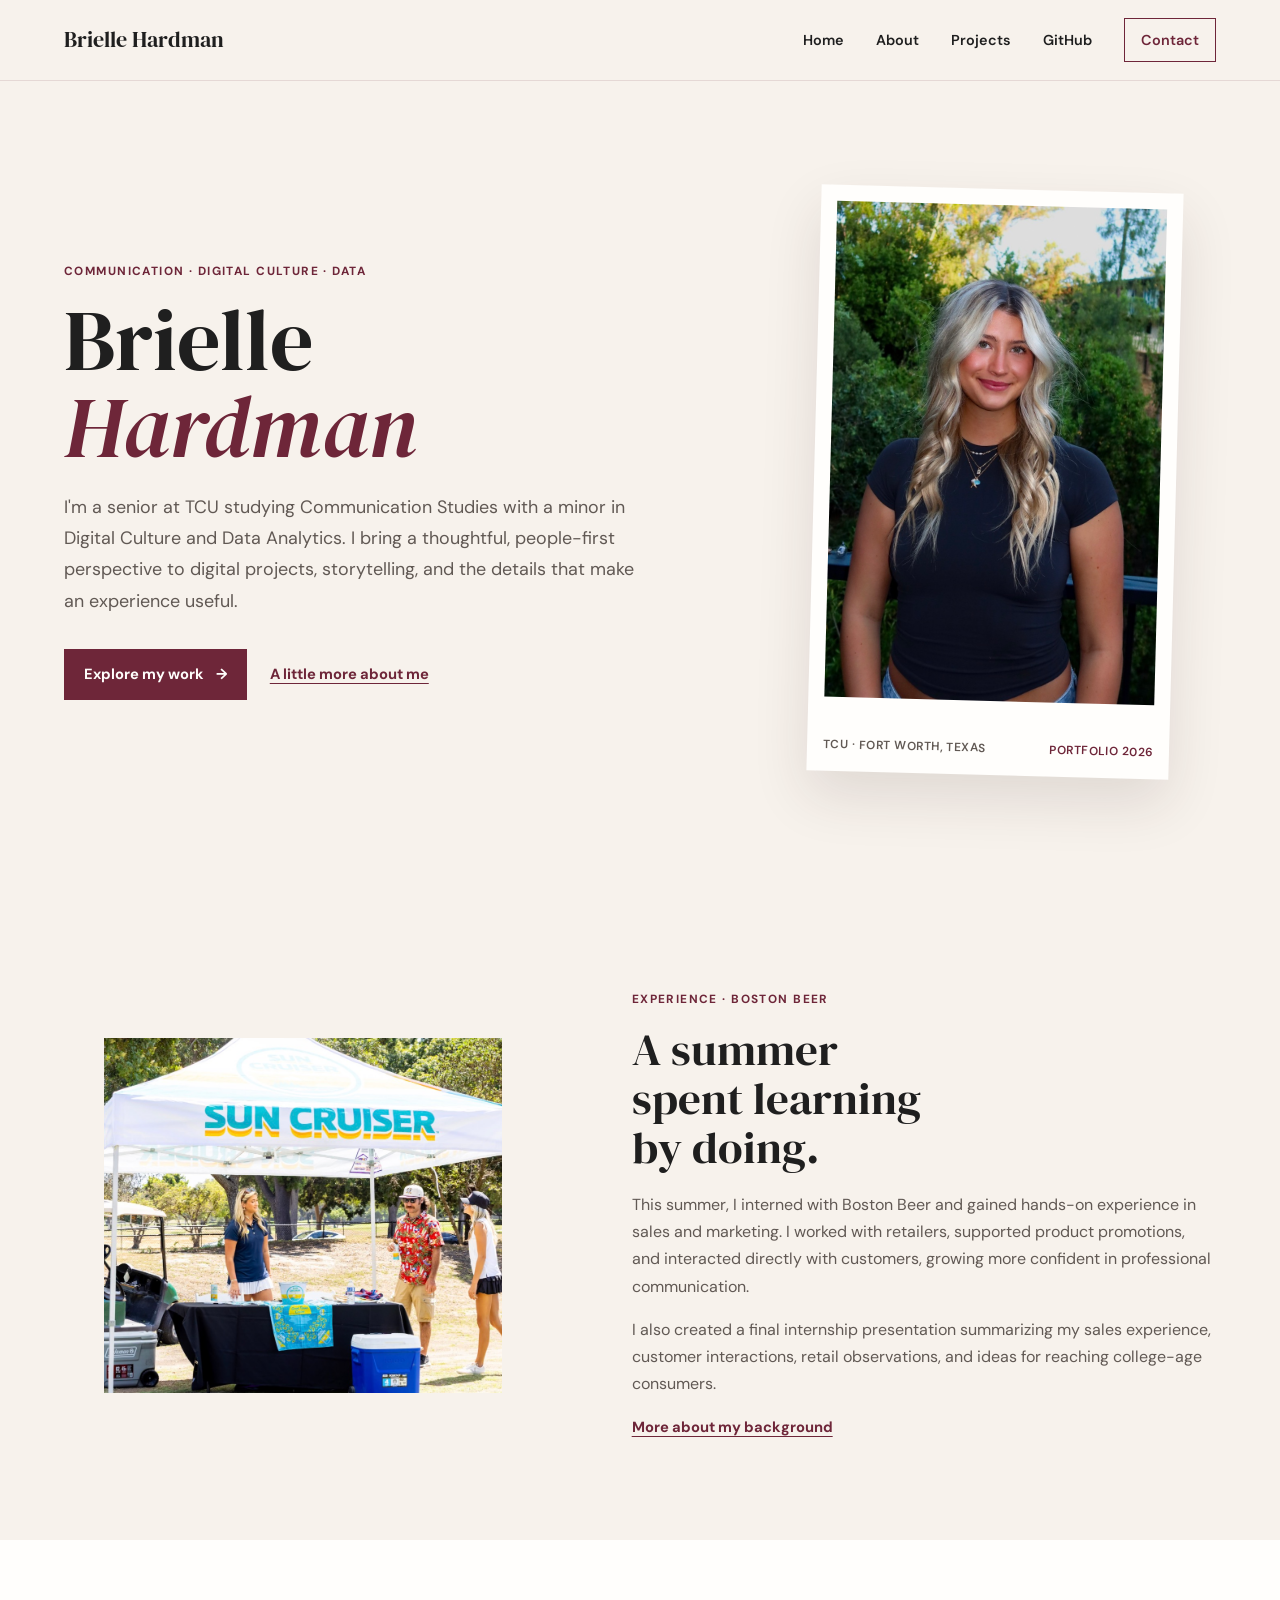
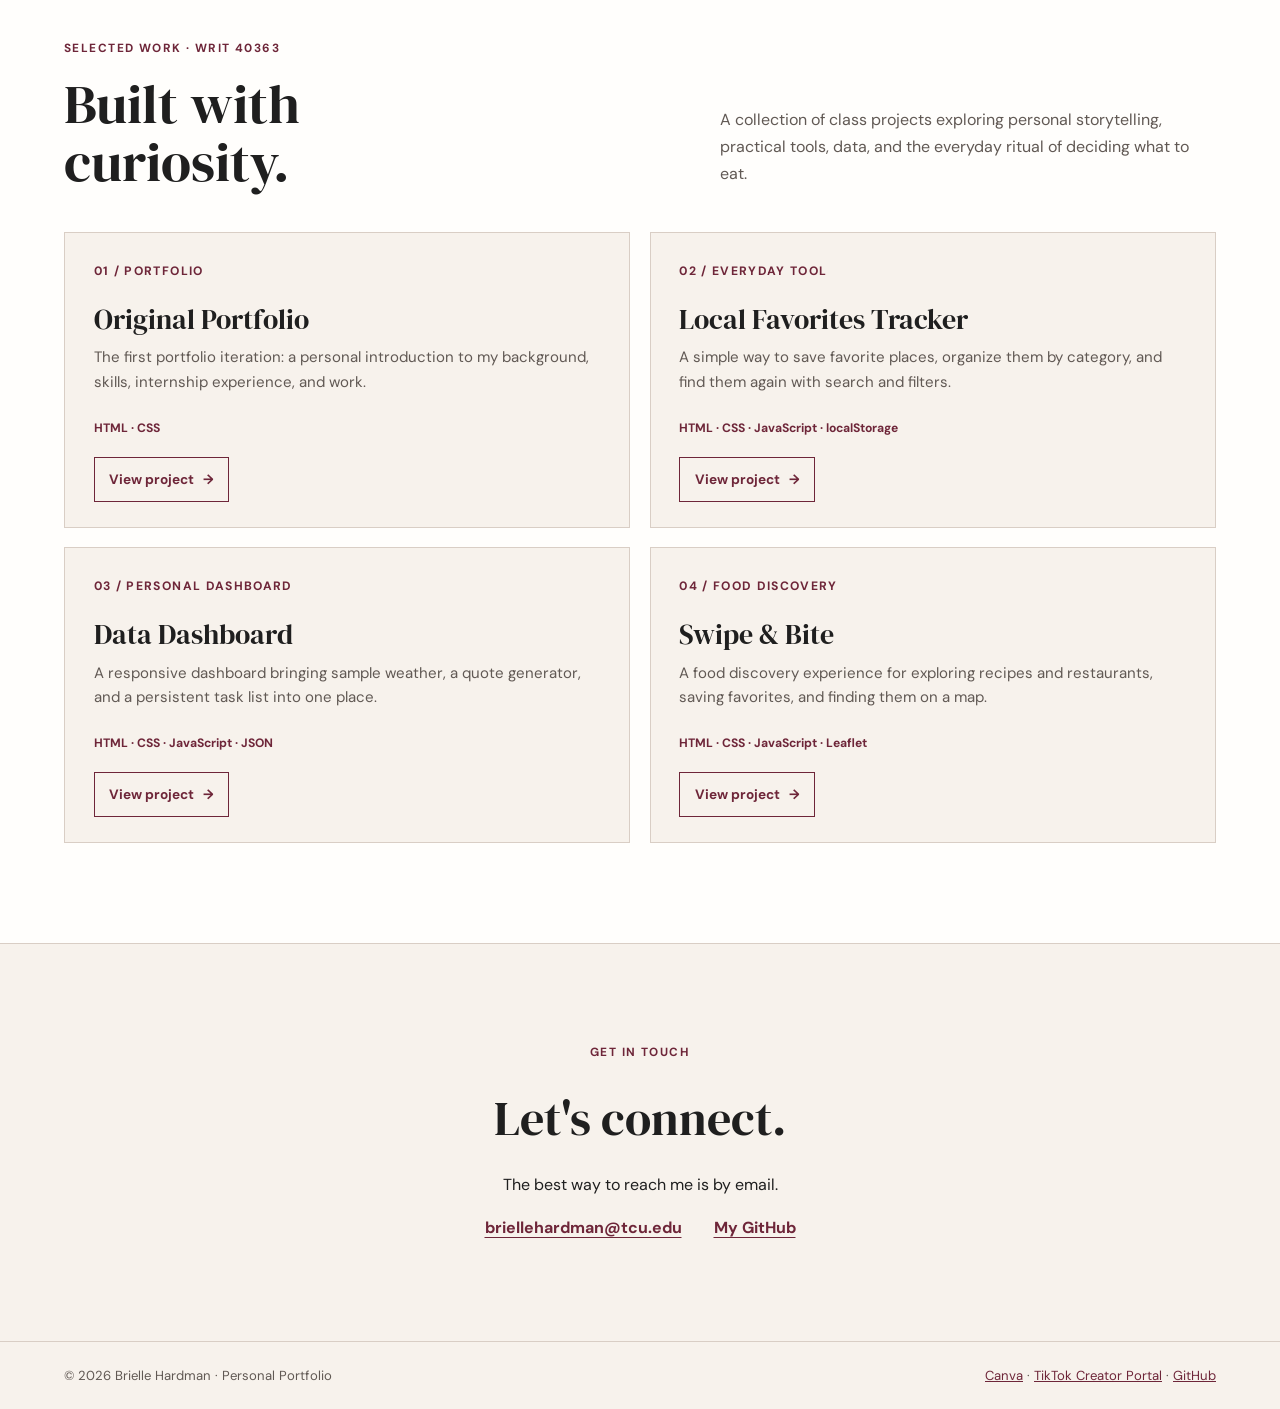
<file: index.html>
<!DOCTYPE html>
<!DOCTYPE html>
<html lang="en">
<head>
    <meta charset="UTF-8">
    <meta name="viewport" content="width=device-width, initial-scale=1.0">
    <meta name="description" content="Brielle Hardman's portfolio: communication, digital culture, and data-driven web projects.">
    <title>Brielle Hardman | Portfolio</title>
    <link rel="stylesheet" href="css/styles.css">
</head>
<body>
    <a class="skip-link" href="#main">Skip to content</a>
    <nav class="site-nav" aria-label="Main navigation">
        <div class="nav-inner">
            <a class="brand" href="index.html">Brielle Hardman</a>
            <div class="nav-links">
                <a href="index.html" aria-current="page">Home</a>
                <a href="about.html">About</a>
                <a href="#projects">Projects</a>
                <a href="https://github.com/briellehardman" target="_blank" rel="noopener">GitHub</a>
                <a class="nav-contact" href="#contact">Contact</a>
            </div>
        </div>
    </nav>

    <main id="main">
        <header class="hero">
            <div class="page-shell hero-grid">
                <div class="hero-content">
                    <p class="eyebrow">Communication · Digital culture · Data</p>
                    <h1>Brielle <span>Hardman</span></h1>
                    <p class="hero-copy">
                        I'm a senior at TCU studying Communication Studies with a minor in Digital Culture and Data Analytics. I bring a thoughtful, people-first perspective to digital projects, storytelling, and the details that make an experience useful.
                    </p>
                    <div class="hero-actions">
                        <a class="button" href="#projects">Explore my work <span aria-hidden="true">&#8594;</span></a>
                        <a class="text-link" href="about.html">A little more about me</a>
                    </div>
                </div>
                <figure class="hero-portrait">
                    <img src="images/hardman.jpg" alt="Brielle Hardman outdoors">
                    <figcaption class="portrait-note"><span>TCU · Fort Worth, Texas</span><span>Portfolio 2026</span></figcaption>
                </figure>
            </div>
        </header>

        <section class="section-block page-shell experience-section" aria-labelledby="experience-title">
            <figure class="experience-image">
                <img src="images/bostonbeer.jpeg" alt="Brielle working at a Sun Cruiser display during her Boston Beer internship">
            </figure>
            <div class="experience-copy">
                <p class="section-kicker">Experience · Boston Beer</p>
                <h2 id="experience-title">A summer spent learning by doing.</h2>
                <p>This summer, I interned with Boston Beer and gained hands-on experience in sales and marketing. I worked with retailers, supported product promotions, and interacted directly with customers, growing more confident in professional communication.</p>
                <p>I also created a final internship presentation summarizing my sales experience, customer interactions, retail observations, and ideas for reaching college-age consumers.</p>
                <a class="text-link" href="about.html">More about my background</a>
            </div>
        </section>

        <section class="section-block projects-section" id="projects" aria-labelledby="projects-title">
            <div class="page-shell">
                <div class="section-heading-row">
                    <div>
                        <p class="section-kicker">Selected work · WRIT 40363</p>
                        <h2 class="section-heading" id="projects-title">Built with curiosity.</h2>
                    </div>
                    <p class="section-intro">A collection of class projects exploring personal storytelling, practical tools, data, and the everyday ritual of deciding what to eat.</p>
                </div>
                <ul class="project-list">
                    <li class="project-card">
                        <span class="project-number">01 / PORTFOLIO</span>
                        <h3>Original Portfolio</h3>
                        <p class="project-description">The first portfolio iteration: a personal introduction to my background, skills, internship experience, and work.</p>
                        <p class="project-tech">HTML · CSS</p>
                        <a class="project-link" href="projects/project1-original/index.html">View project <span aria-hidden="true">&#8594;</span></a>
                    </li>
                    <li class="project-card">
                        <span class="project-number">02 / EVERYDAY TOOL</span>
                        <h3>Local Favorites Tracker</h3>
                        <p class="project-description">A simple way to save favorite places, organize them by category, and find them again with search and filters.</p>
                        <p class="project-tech">HTML · CSS · JavaScript · localStorage</p>
                        <a class="project-link" href="projects/project2-tracker/index.html">View project <span aria-hidden="true">&#8594;</span></a>
                    </li>
                    <li class="project-card">
                        <span class="project-number">03 / PERSONAL DASHBOARD</span>
                        <h3>Data Dashboard</h3>
                        <p class="project-description">A responsive dashboard bringing sample weather, a quote generator, and a persistent task list into one place.</p>
                        <p class="project-tech">HTML · CSS · JavaScript · JSON</p>
                        <a class="project-link" href="projects/project3-dashboard/index.html">View project <span aria-hidden="true">&#8594;</span></a>
                    </li>
                    <li class="project-card">
                        <span class="project-number">04 / FOOD DISCOVERY</span>
                        <h3>Swipe &amp; Bite</h3>
                        <p class="project-description">A food discovery experience for exploring recipes and restaurants, saving favorites, and finding them on a map.</p>
                        <p class="project-tech">HTML · CSS · JavaScript · Leaflet</p>
                        <a class="project-link" href="projects/project-zed/index.html">View project <span aria-hidden="true">&#8594;</span></a>
                    </li>
                </ul>
            </div>
        </section>

        <section class="section-block contact-section" id="contact" aria-labelledby="contact-title">
            <div class="page-shell">
                <p class="section-kicker">Get in touch</p>
                <h2 id="contact-title">Let's connect.</h2>
                <p>The best way to reach me is by email.</p>
                <div class="contact-links">
                    <a href="mailto:briellehardman@tcu.edu">briellehardman@tcu.edu</a>
                    <a href="https://github.com/briellehardman" target="_blank" rel="noopener">My GitHub</a>
                </div>
            </div>
        </section>
    </main>

    <footer class="site-footer">
        <div class="page-shell footer-inner">
            <p>&copy; 2026 Brielle Hardman · Personal Portfolio</p>
            <p><a href="https://www.canva.com/" target="_blank" rel="noopener">Canva</a> · <a href="https://www.tiktok.com/creators/creator-portal/" target="_blank" rel="noopener">TikTok Creator Portal</a> · <a href="https://github.com/" target="_blank" rel="noopener">GitHub</a></p>
        </div>
    </footer>
</body>
</html>
</file>
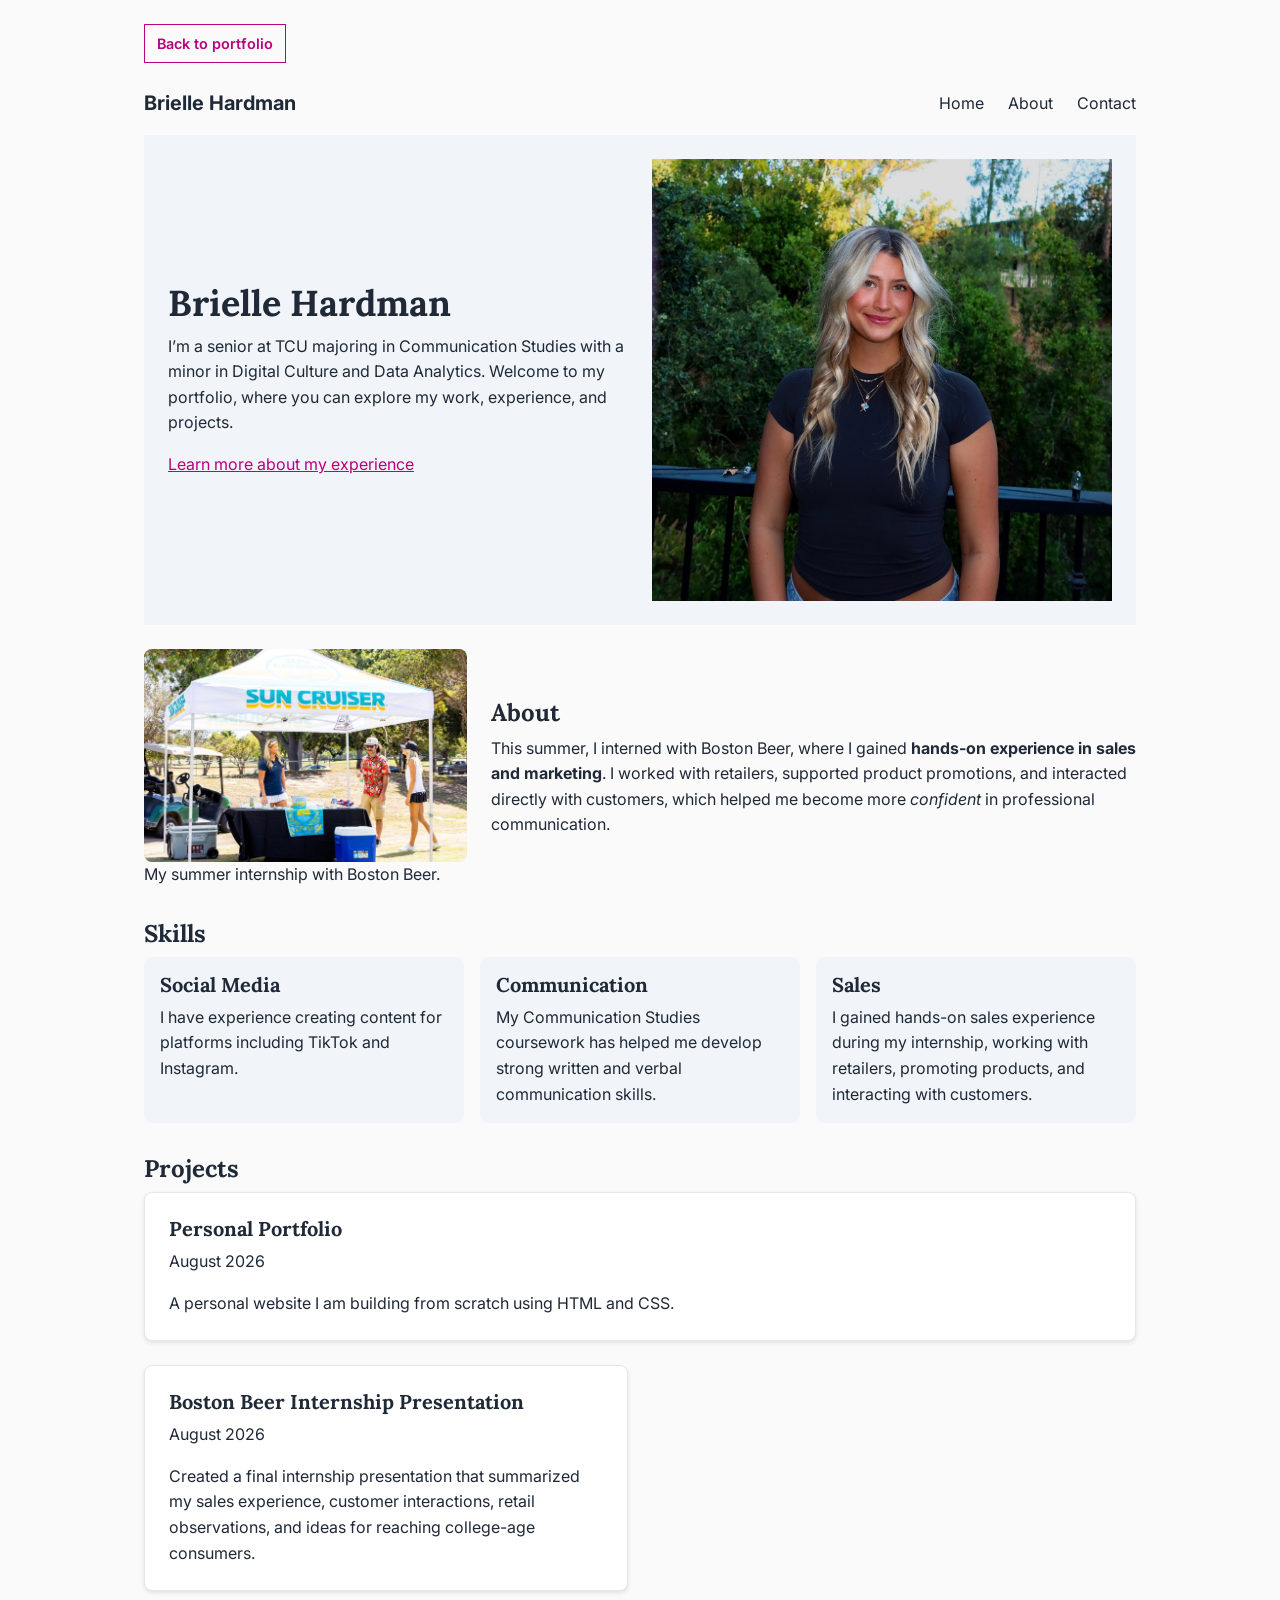
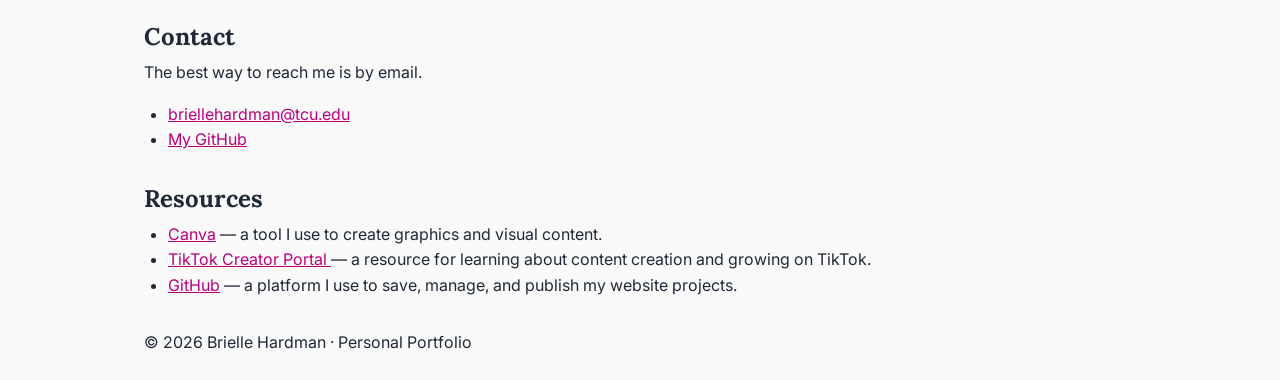
<file: projects/project1-original/index.html>
<!DOCTYPE html>
<html lang="en">

<head>
    <meta charset="UTF-8">
    <meta name="viewport" content="width=device-width, initial-scale=1.0">
    <title>Brielle Hardman</title>
    <link rel="stylesheet" href="css/styles.css">
</head>

<body>

    <a class="portfolio-back-link" href="../../index.html">Back to portfolio</a>

    <nav class="nav-container">
        <a href="index.html" class="logo">Brielle Hardman</a>

        <div class="nav-links">
            <a href="index.html">Home</a>
            <a href="about.html">About</a>
            <a href="index.html#contact">Contact</a>
        </div>
    </nav>

    <header>
        <div class="header-text">
            <h1>Brielle Hardman</h1>

            <p>
                I’m a senior at TCU majoring in Communication Studies with a minor in Digital Culture and Data Analytics.
                Welcome to my portfolio, where you can explore my work, experience, and projects.
            </p>

            <p>
                <a href="#about">Learn more about my experience</a>
            </p>
        </div>

        <div class="header-pic">
            <img src="images/hardman.jpg" alt="Brielle headshot">
        </div>
    </header>

    <main>

        <section class="about">
            <div class="about-image">
                <figure>
                    <img src="images/bostonbeer.jpeg" alt="Brielle internship">
                    <figcaption>My summer internship with Boston Beer.</figcaption>
                </figure>
            </div>

            <div class="about-text">
                <h2 id="about">About</h2>

                <p>
                    This summer, I interned with Boston Beer, where I gained
                    <strong>hands-on experience in sales and marketing</strong>.
                    I worked with retailers, supported product promotions, and interacted directly with customers,
                    which helped me become more <em>confident</em> in professional communication.
                </p>
            </div>
        </section>

        <section id="skills">
            <h2>Skills</h2>

            <ul class="skills-grid">

                <li class="skill-card">
                    <h3>Social Media</h3>
                    <p>
                        I have experience creating content for platforms including TikTok and Instagram.
                    </p>
                </li>

                <li class="skill-card">
                    <h3>Communication</h3>
                    <p>
                        My Communication Studies coursework has helped me develop strong written and verbal communication skills.
                    </p>
                </li>

                <li class="skill-card">
                    <h3>Sales</h3>
                    <p>
                        I gained hands-on sales experience during my internship, working with retailers, promoting products,
                        and interacting with customers.
                    </p>
                </li>

            </ul>
        </section>

        <section id="projects">
            <h2>Projects</h2>

            <ul class="project-list">

                <li class="project-card featured">
                    <h3>Personal Portfolio</h3>

                    <p>
                        <time datetime="2026-08">August 2026</time>
                    </p>

                    <p>
                        A personal website I am building from scratch using HTML and CSS.
                    </p>
                </li>

                <li class="project-card">
                    <h3>Boston Beer Internship Presentation</h3>

                    <p>
                        <time datetime="2026-08">August 2026</time>
                    </p>

                    <p>
                        Created a final internship presentation that summarized my sales experience,
                        customer interactions, retail observations, and ideas for reaching college-age consumers.
                    </p>
                </li>

            </ul>
        </section>

        <section id="contact">
            <h2>Contact</h2>

            <p>The best way to reach me is by email.</p>

            <ul>
                <li>
                    <a href="mailto:briellehardman@tcu.edu">briellehardman@tcu.edu</a>
                </li>

                <li>
                    <a href="https://github.com/briellehardman" target="_blank" rel="noopener">
                        My GitHub
                    </a>
                </li>
            </ul>
        </section>

    </main>

    <aside id="resources">
        <h2>Resources</h2>

        <ul>
            <li>
                <a href="https://www.canva.com/" target="_blank" rel="noopener">Canva</a>
                — a tool I use to create graphics and visual content.
            </li>

            <li>
                <a href="https://www.tiktok.com/creators/creator-portal/" target="_blank" rel="noopener">
                    TikTok Creator Portal
                </a>
                — a resource for learning about content creation and growing on TikTok.
            </li>

            <li>
                <a href="https://github.com/" target="_blank" rel="noopener">GitHub</a>
                — a platform I use to save, manage, and publish my website projects.
            </li>
        </ul>
    </aside>

    <footer>
        <p>&copy; 2026 Brielle Hardman · Personal Portfolio</p>
    </footer>

</body>

</html>
</file>
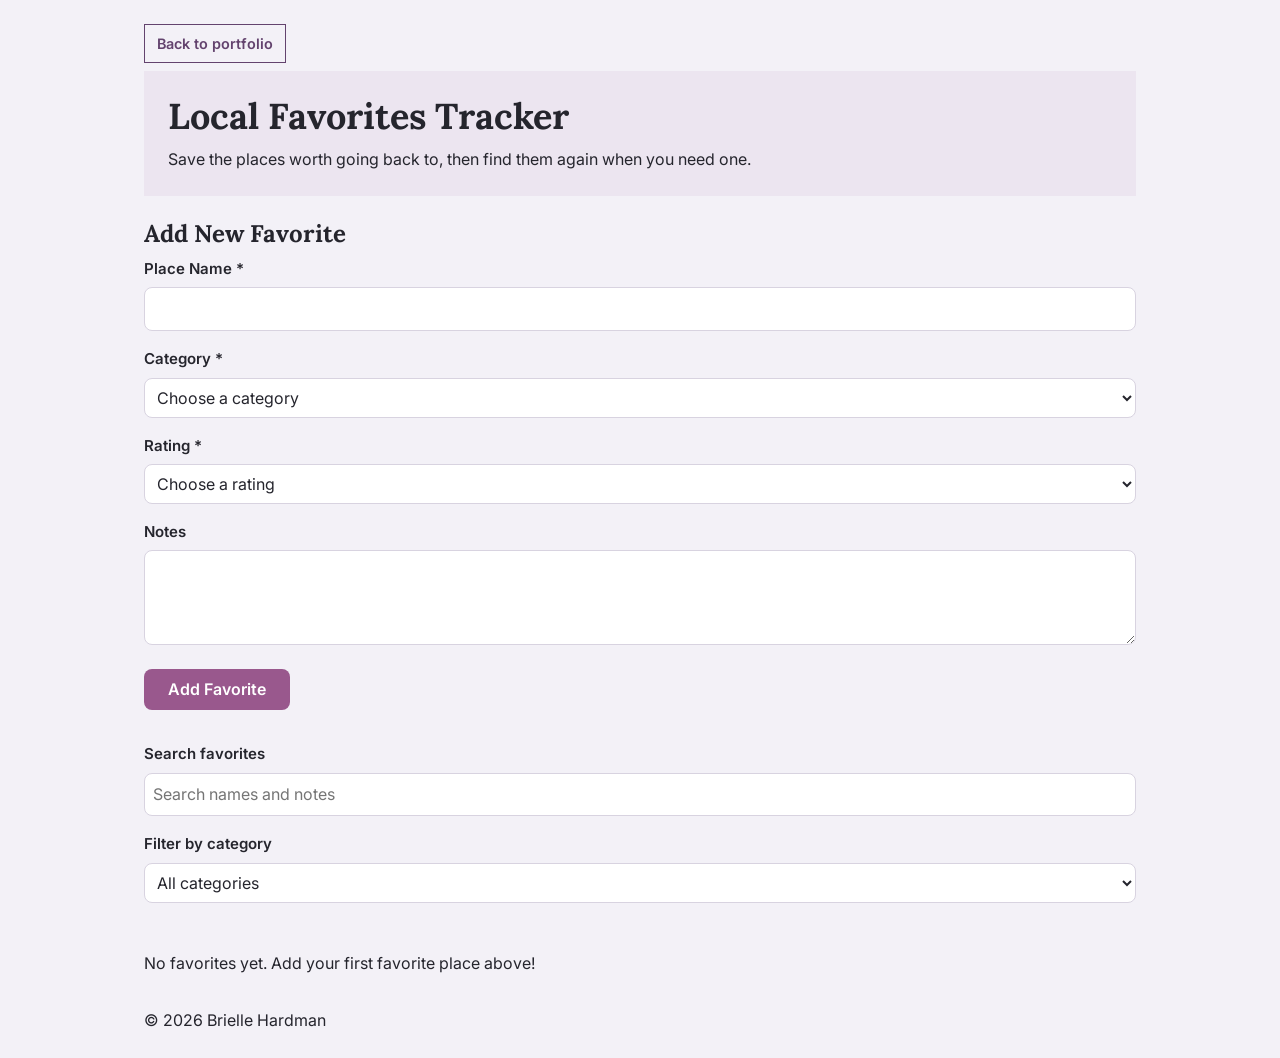
<file: projects/project2-tracker/index.html>
<!DOCTYPE html>
<html lang="en">

<head>
    <meta charset="UTF-8">
    <meta name="viewport" content="width=device-width, initial-scale=1.0">
    <title>Local Favorites Tracker</title>
    <link rel="stylesheet" href="css/styles.css">
</head>
<body>
    <a class="portfolio-back-link" href="../../index.html">Back to portfolio</a>
    <header>
        <h1>Local Favorites Tracker</h1>
        <p>Save the places worth going back to, then find them again when you need one.</p>
    </header>

    <main>

        <section class="add-section">
            <h2>Add New Favorite</h2>
            <form id="add-favorite-form">

                <div class="form-group">
                    <label for="name">Place Name *</label>
                    <input type="text" id="name" name="name" required aria-required="true">
                </div>

                <div class="form-group">
                    <label for="category">Category *</label>
                    <select id="category" name="category" required aria-required="true">
                        <option value="">Choose a category</option>
                        <option value="coffee">Coffee</option>
                        <option value="restaurants">Restaurants</option>
                        <option value="study">Study Spots</option>
                        <option value="parks">Parks</option>
                        <option value="shopping">Shopping</option>
                        <option value="other">Other</option>
                    </select>
                </div>

                <div class="form-group">
                    <label for="rating">Rating *</label>
                    <select id="rating" name="rating" required aria-required="true">
                        <option value="">Choose a rating</option>
                        <option value="5">5 stars</option>
                        <option value="4">4 stars</option>
                        <option value="3">3 stars</option>
                        <option value="2">2 stars</option>
                        <option value="1">1 star</option>
                    </select>
                </div>

                <div class="form-group">
                    <label for="notes">Notes</label>
                    <textarea id="notes" name="notes" rows="3"></textarea>
                </div>

                <button type="submit" class="btn btn-primary">Add Favorite</button>

            </form>
        </section>

        <section class="controls-section">

            <label for="search-input">Search favorites</label>
            <input type="search" id="search-input" placeholder="Search names and notes">

            <label for="category-filter">Filter by category</label>
            <select id="category-filter">
                <option value="all">All categories</option>
                <option value="coffee">Coffee</option>
                <option value="restaurants">Restaurants</option>
                <option value="study">Study Spots</option>
                <option value="parks">Parks</option>
                <option value="shopping">Shopping</option>
                <option value="other">Other</option>
            </select>

        </section>

        <section class="favorites-section">
            <div id="favorites-list" class="favorites-grid">
            </div>
            
        </section>

    </main>

    <footer>
        <p>&copy; 2026 Brielle Hardman</p>
    </footer>

    <script src="js/app.js"></script>

</body>

</html>
</file>
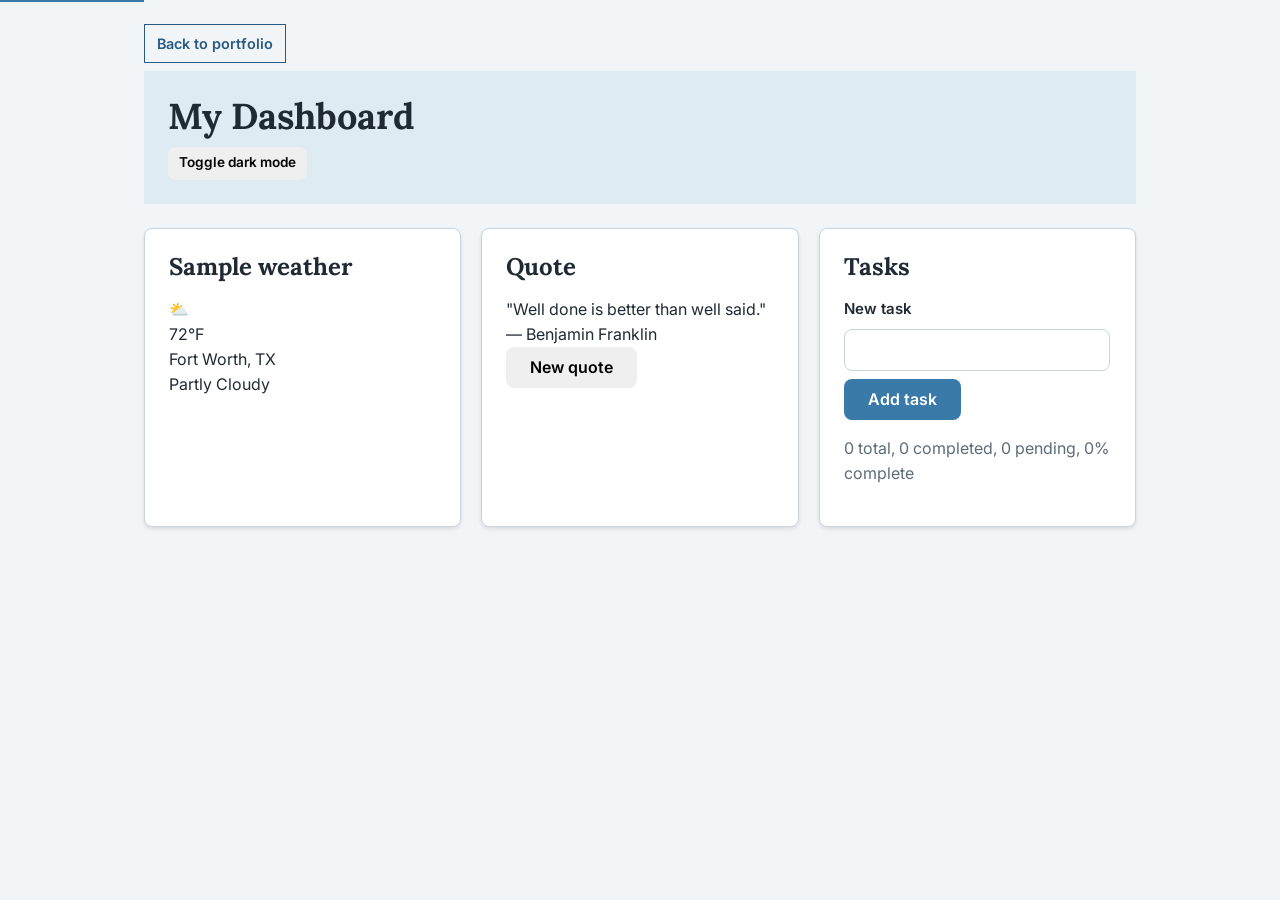
<file: projects/project3-dashboard/index.html>
<!DOCTYPE html>
<html lang="en">
<head>
    <meta charset="UTF-8">
    <meta name="viewport" content="width=device-width, initial-scale=1.0">
    <title>My Dashboard</title>

    <link rel="stylesheet" href="css/styles.css">
</head>

<body>

    <a href="#main" class="skip-link">Skip to content</a>
    <a class="portfolio-back-link" href="../../index.html">Back to portfolio</a>

    <header>
        <h1>My Dashboard</h1>
        <button type="button" id="theme-toggle">Toggle dark mode</button>
    </header>

    <main id="main">

        <div class="dashboard">

            <section class="widget">
                <h2>Sample weather</h2>
                <div id="weather-display">Loading weather…</div>
            </section>

            <section class="widget">
                <h2>Quote</h2>
                <div id="quotes-display">Loading quotes…</div>
                <button type="button" id="new-quote-btn" disabled>New quote</button>
            </section>

            <section class="widget">
                <h2>Tasks</h2>

                <form id="task-form">
                    <label for="task-input">New task</label>
                    <input type="text" id="task-input" required>
                    <button type="submit" class="btn-primary">Add task</button>
                </form>

                <div id="task-stats"></div>
                <div id="task-list"></div>
            </section>

        </div>

    </main>

    <script src="js/app.js"></script>
</body>
</html>
</file>
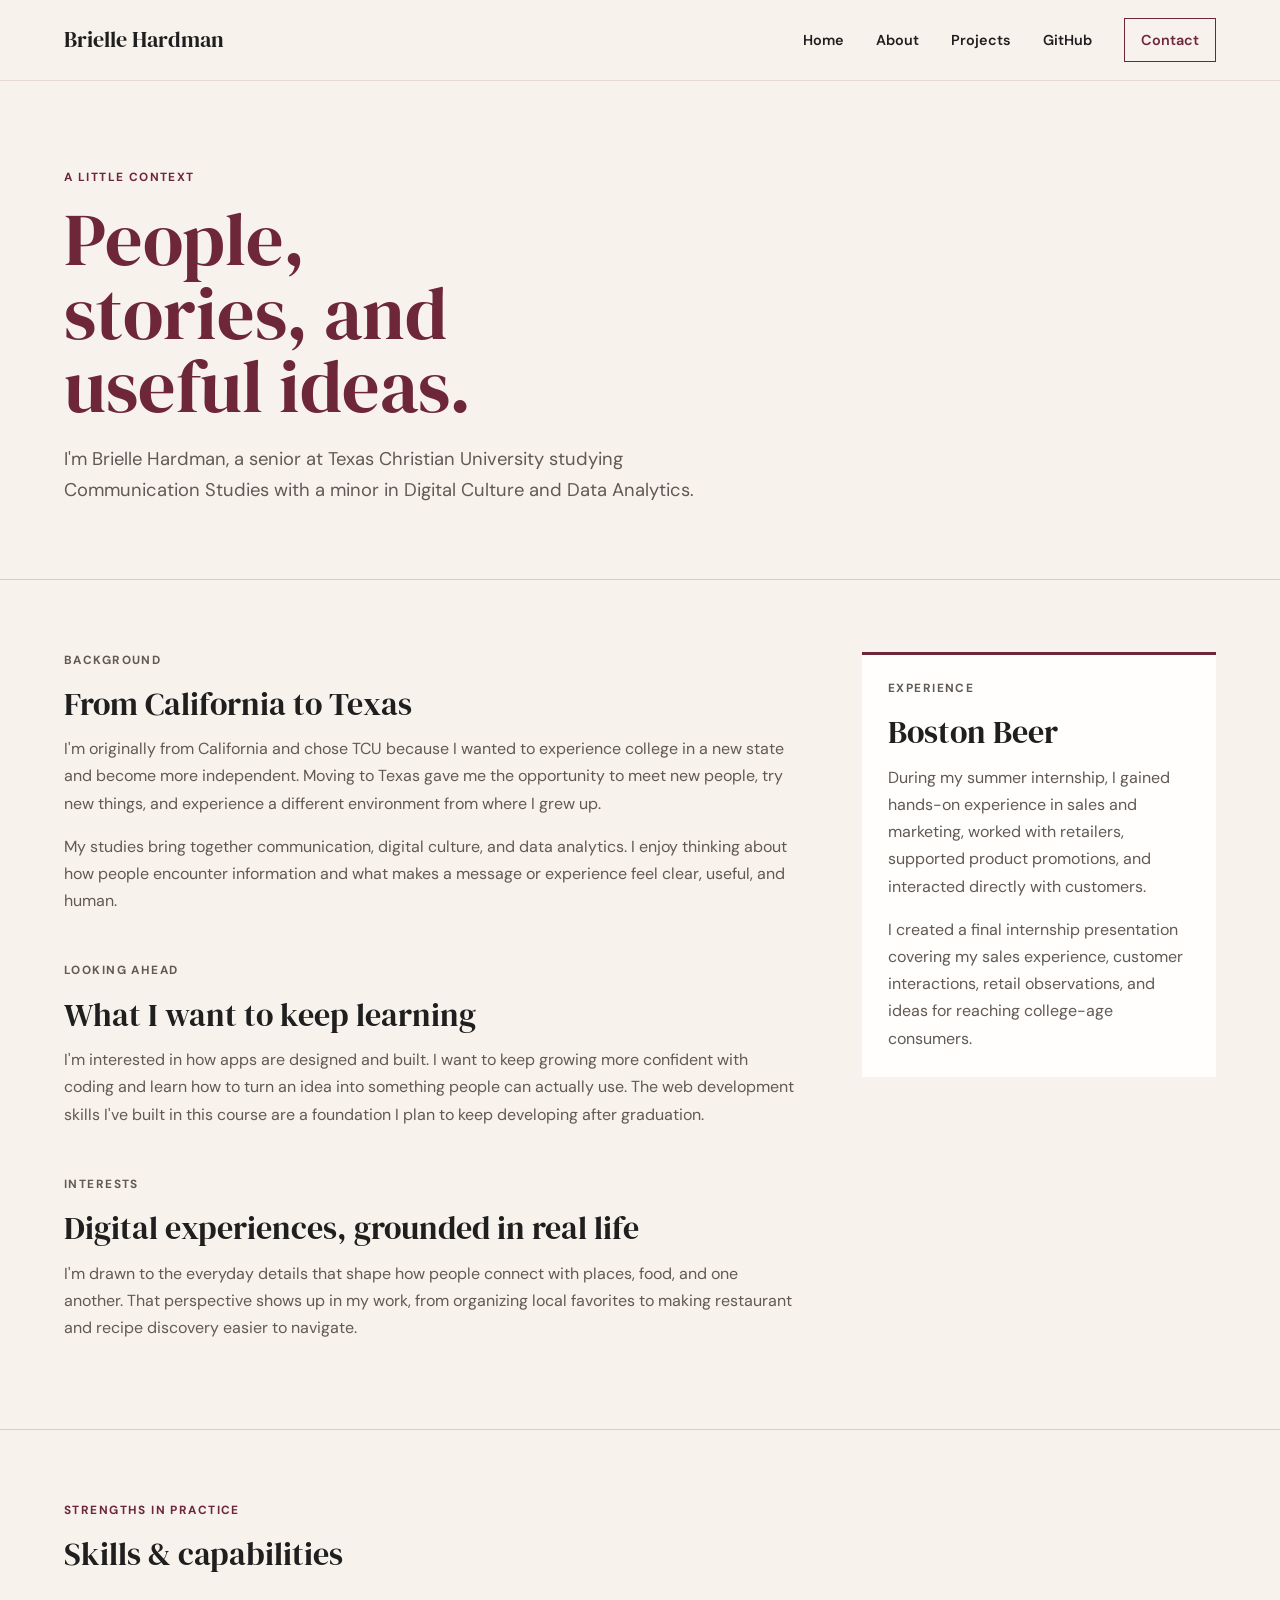
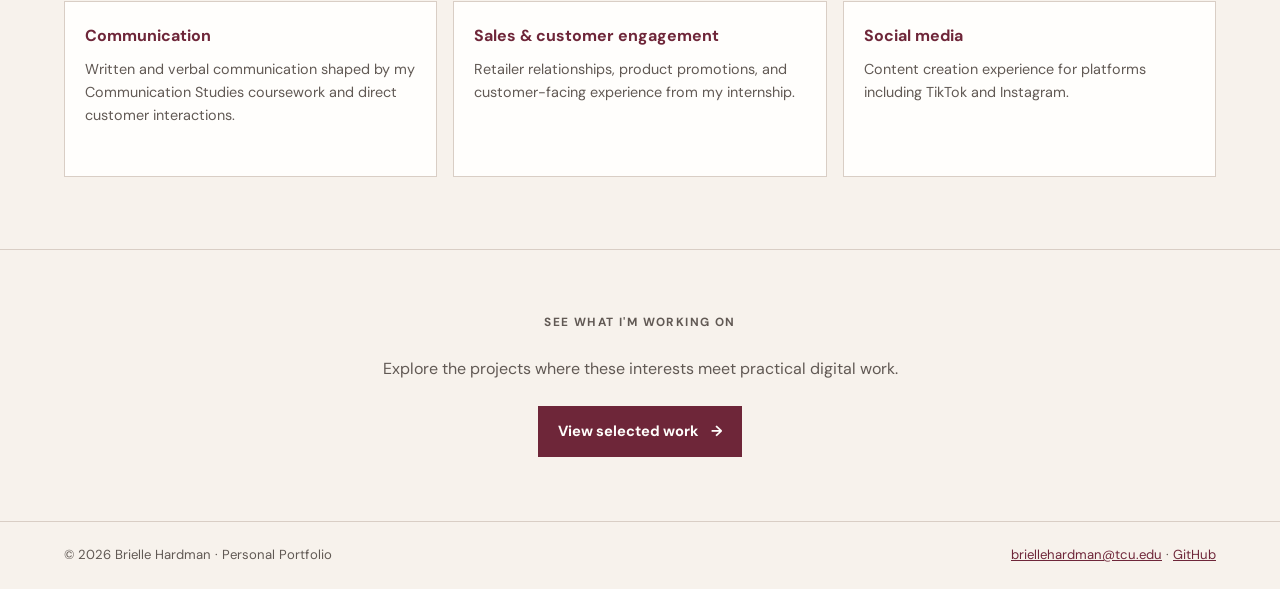
<file: about.html>
<!DOCTYPE html>
<!DOCTYPE html>
<html lang="en">
<head>
    <meta charset="UTF-8">
    <meta name="viewport" content="width=device-width, initial-scale=1.0">
    <meta name="description" content="Learn about Brielle Hardman's background, interests, experience, and skills.">
    <title>About Brielle Hardman</title>
    <link rel="stylesheet" href="css/styles.css">
</head>
<body>
    <a class="skip-link" href="#main">Skip to content</a>
    <nav class="site-nav" aria-label="Main navigation">
        <div class="nav-inner">
            <a class="brand" href="index.html">Brielle Hardman</a>
            <div class="nav-links">
                <a href="index.html">Home</a>
                <a href="about.html" aria-current="page">About</a>
                <a href="index.html#projects">Projects</a>
                <a href="https://github.com/briellehardman" target="_blank" rel="noopener">GitHub</a>
                <a class="nav-contact" href="index.html#contact">Contact</a>
            </div>
        </div>
    </nav>

    <main id="main">
        <header class="page-hero">
            <div class="page-shell">
                <p class="section-kicker">A little context</p>
                <h1 class="page-title">People, stories, and useful ideas.</h1>
                <p class="page-lede">I'm Brielle Hardman, a senior at Texas Christian University studying Communication Studies with a minor in Digital Culture and Data Analytics.</p>
            </div>
        </header>

        <div class="page-shell about-layout">
            <div class="about-copy">
                <section aria-labelledby="background-title">
                    <p class="section-kicker">Background</p>
                    <h2 id="background-title">From California to Texas</h2>
                    <p>I'm originally from California and chose TCU because I wanted to experience college in a new state and become more independent. Moving to Texas gave me the opportunity to meet new people, try new things, and experience a different environment from where I grew up.</p>
                    <p>My studies bring together communication, digital culture, and data analytics. I enjoy thinking about how people encounter information and what makes a message or experience feel clear, useful, and human.</p>
                </section>
                <section aria-labelledby="learning-title">
                    <p class="section-kicker">Looking ahead</p>
                    <h2 id="learning-title">What I want to keep learning</h2>
                    <p>I'm interested in how apps are designed and built. I want to keep growing more confident with coding and learn how to turn an idea into something people can actually use. The web development skills I've built in this course are a foundation I plan to keep developing after graduation.</p>
                </section>
                <section aria-labelledby="interests-title">
                    <p class="section-kicker">Interests</p>
                    <h2 id="interests-title">Digital experiences, grounded in real life</h2>
                    <p>I'm drawn to the everyday details that shape how people connect with places, food, and one another. That perspective shows up in my work, from organizing local favorites to making restaurant and recipe discovery easier to navigate.</p>
                </section>
            </div>
            <aside class="about-aside" aria-labelledby="experience-aside-title">
                <p class="section-kicker">Experience</p>
                <h2 id="experience-aside-title">Boston Beer</h2>
                <p>During my summer internship, I gained hands-on experience in sales and marketing, worked with retailers, supported product promotions, and interacted directly with customers.</p>
                <p>I created a final internship presentation covering my sales experience, customer interactions, retail observations, and ideas for reaching college-age consumers.</p>
            </aside>
        </div>

        <section class="skills-section" aria-labelledby="skills-title">
            <div class="page-shell">
                <p class="section-kicker">Strengths in practice</p>
                <h2 id="skills-title">Skills &amp; capabilities</h2>
                <ul class="skills-grid">
                    <li class="skill-card">
                        <h3>Communication</h3>
                        <p>Written and verbal communication shaped by my Communication Studies coursework and direct customer interactions.</p>
                    </li>
                    <li class="skill-card">
                        <h3>Sales &amp; customer engagement</h3>
                        <p>Retailer relationships, product promotions, and customer-facing experience from my internship.</p>
                    </li>
                    <li class="skill-card">
                        <h3>Social media</h3>
                        <p>Content creation experience for platforms including TikTok and Instagram.</p>
                    </li>
                </ul>
            </div>
        </section>

        <section class="about-cta page-shell">
            <p class="section-kicker">See what I'm working on</p>
            <p>Explore the projects where these interests meet practical digital work.</p>
            <a class="button" href="index.html#projects">View selected work <span aria-hidden="true">&#8594;</span></a>
        </section>
    </main>

    <footer class="site-footer">
        <div class="page-shell footer-inner">
            <p>&copy; 2026 Brielle Hardman · Personal Portfolio</p>
            <p><a href="mailto:briellehardman@tcu.edu">briellehardman@tcu.edu</a> · <a href="https://github.com/briellehardman" target="_blank" rel="noopener">GitHub</a></p>
        </div>
    </footer>
</body>
</html>
</file>
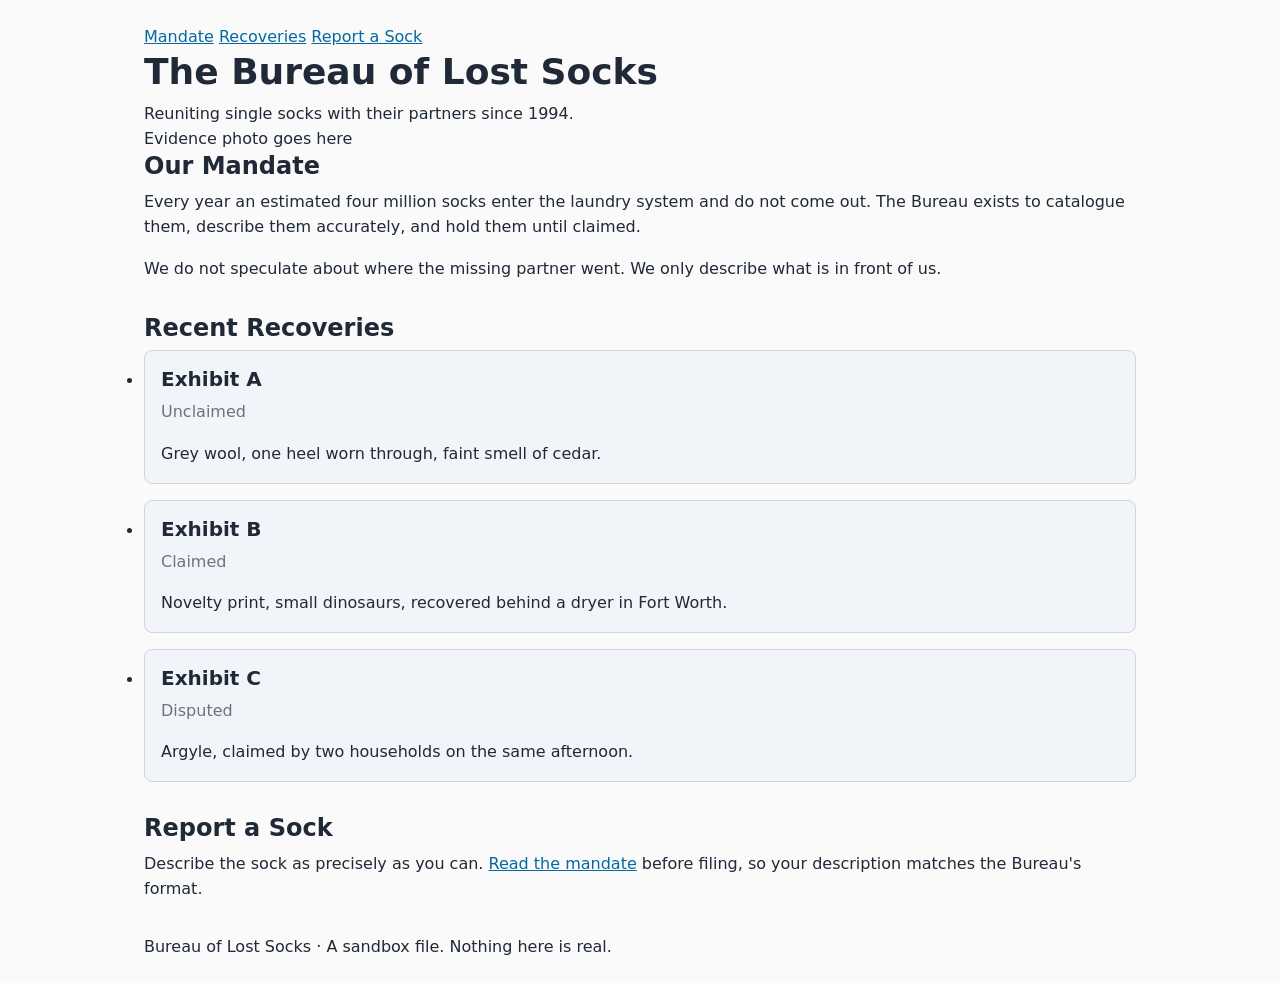
<file: sandboxes/sandbox06.html>
<!DOCTYPE html>
<html lang="en">
<head>
<meta charset="UTF-8">
<meta name="viewport" content="width=device-width, initial-scale=1.0">
<title>Bureau of Lost Socks — Sandbox</title>

<!-- Inline CSS for learning purposes. This file is a sandbox:
     it is NOT linked to css/styles.css and never will be. Break it freely. -->

<style>

/* ==========================
   1. RESET
   ========================== */
*,
*::before,
*::after {
    box-sizing: border-box;
    margin: 0;
    padding: 0;
}

img {
    max-width: 100%;
    height: auto;
    display: block;
}

/* ==========================
   2. DESIGN TOKENS
   ========================== */
:root {
    /* Color */
    --color-bg: #fafafa;
    --color-surface: #ffffff;
    --color-text: #1f2937;
    --color-muted: #6b7280;
    --color-accent: #0369a1;

    /* Spacing — a modular scale */
    --space-sm: 0.5rem;
    --space-md: 1rem;
    --space-lg: 1.5rem;
    --space-xl: 2rem;

    /* Typography */
    --text-base: 1rem;
    --text-h3: 1.25rem;
    --text-h2: 1.5rem;
    --text-h1: 2.25rem;
    --leading-body: 1.6;
    --leading-heading: 1.2; 
    --font-stack: system-ui, 'Segoe UI', Tahoma, sans-serif;


    /* Layout */
    --page-width: 64rem;
    --reading-width: 70ch;
}

/* ==========================
   3. BASE ELEMENT STYLES
   ========================== */
body {
    background-color: var(--color-bg);
    color: var(--color-text);
    font-size: var(--text-base);
    line-height: var(--leading-body);
    font-family: var(--font-stack);
}

h1 { font-size: var(--text-h1); line-height: var(--leading-heading); }
h2 { font-size: var(--text-h2); line-height: var(--leading-heading); }
h3 { font-size: var(--text-h3); line-height: var(--leading-heading); }

h1, h2, h3 { margin-bottom: var(--space-sm); }
p { margin-bottom: var(--space-md); }
p:last-child { margin-bottom: 0; }

a { color: var(--color-accent); }

/* ==========================
   4. LAYOUT
   ========================== */
body {
    max-width: var(--page-width);
    margin: 0 auto;
    padding: var(--space-lg) var(--space-md);
}

section {
    margin-bottom: 32px;
}

.exhibit {
    background-color: #f1f5f9;
    border: 1px solid #d1d5db;
    border-radius: 8px;
    padding: var(--space-md);
    margin-bottom: 1rem;
}

.status {
    color: #6b7280;
}

</style>
</head>
<body>

<nav>
    <a href="#mandate">Mandate</a>
    <a href="#recoveries">Recoveries</a>
    <a href="#report">Report a Sock</a>
</nav>

<header>
    <div class="header-text"> 
    <h1>The Bureau of Lost Socks</h1>
    <p>Reuniting single socks with their partners since 1994.</p>
    </div>
    <div class="header-pic">
        <!-- TODO: replace before submitting -->
        <p>Evidence photo goes here</p>
    </div>
</header>



<main>

    <section id="mandate">
        <h2>Our Mandate</h2>
        <p>Every year an estimated four million socks enter the laundry system and do not come out. The Bureau exists to catalogue them, describe them accurately, and hold them until claimed.</p>
        <p>We do not speculate about where the missing partner went. We only describe what is in front of us.</p>
    </section>

    <section id="recoveries">
        <h2>Recent Recoveries</h2>
        <ul>
            <li class="exhibit">
                <h3>Exhibit A</h3>
                <p class="status">Unclaimed</p>
                <p>Grey wool, one heel worn through, faint smell of cedar.</p>
            </li>
            <li class="exhibit">
                <h3>Exhibit B</h3>
                <p class="status">Claimed</p>
                <p>Novelty print, small dinosaurs, recovered behind a dryer in Fort Worth.</p>
            </li>
            <li class="exhibit">
                <h3>Exhibit C</h3>
                <p class="status">Disputed</p>
                <p>Argyle, claimed by two households on the same afternoon.</p>
            </li>
        </ul>
    </section>

    <section id="report">
        <h2>Report a Sock</h2>
        <p>Describe the sock as precisely as you can. <a href="#mandate">Read the mandate</a> before filing, so your description matches the Bureau's format.</p>
    </section>

</main>

<footer>
    <p>Bureau of Lost Socks &middot; A sandbox file. Nothing here is real.</p>
</footer>

</body>
</html>
</file>
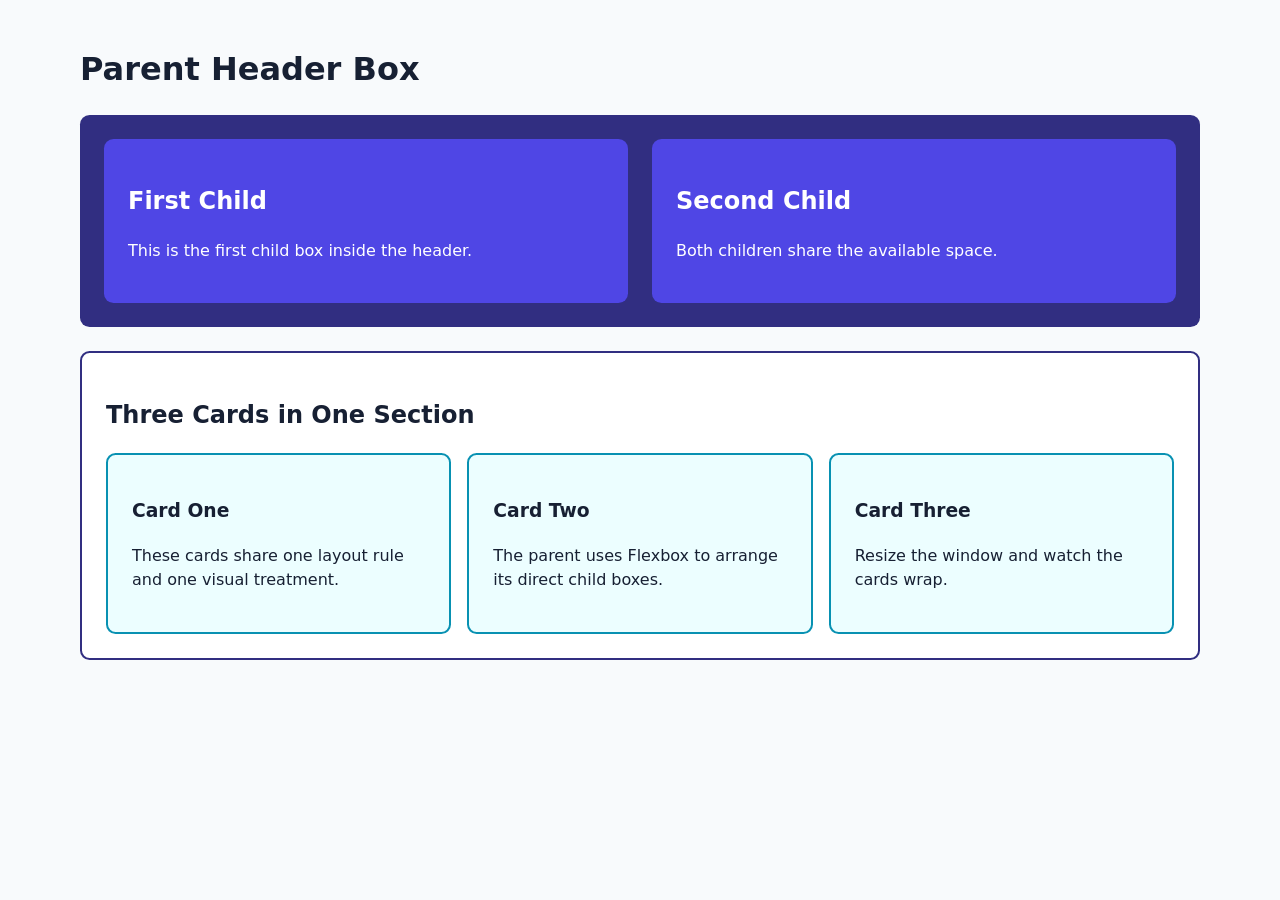
<file: sandboxes/sandbox07.html>
<!doctype html>
<html lang="en">

<head>
    <meta charset="utf-8">
    <meta name="viewport" content="width=device-width, initial-scale=1">
    <title>Student: Flexbox Practice Exercise</title>

    <style>
        :root {
            /* Color */
            --color-bg: #f8fafc;
            --color-surface: #ffffff;
            --color-surface-alt: #ecfeff;
            --color-text: #172033;
            --color-border: #0891b2;
            --color-accent: #312e81;
            --color-accent-alt: #4f46e5;
            --color-on-accent: #ffffff;

            /* Spacing */
            --space-md: 1rem;
            --space-lg: 1.5rem;

            /* Structure */
            --radius-md: 0.6rem;
        }

        * {
            box-sizing: border-box;
        }

        body {
            margin: 0;
            background-color: var(--color-bg);
            color: var(--color-text);
            font-family: system-ui, sans-serif;
            line-height: 1.5;
        }

        .page {
            width: min(90%, 70rem);
            margin: 0 auto;
            padding: var(--space-lg) 0;
        }

        /* The parent box. Flexbox arranges its direct children. */
        header {
            display: flex;
            align-items: center;
            gap: var(--space-lg);
            padding: var(--space-lg);
            background-color: var(--color-accent);
            color: var(--color-on-accent);
            border-radius: var(--radius-md);
        }

        /* flex: 1 shares the space between the children. */
        .header-child {
            flex: 1;
            padding: var(--space-lg);
            background-color: var(--color-accent-alt);
            border-radius: var(--radius-md);
        }

        .cards-section {
            margin-top: var(--space-lg);
            padding: var(--space-lg);
            background-color: var(--color-surface);
            border: 2px solid var(--color-accent);
            border-radius: var(--radius-md);
        }

        .cards {
            display: flex;
            flex-wrap: wrap;
            gap: var(--space-md);
        }

        .card {
            flex: 1;
            padding: var(--space-lg);
            background-color: var(--color-surface-alt);
            border: 2px solid var(--color-border);
            border-radius: var(--radius-md);
        }
    </style>
</head>

<body>

    <main class="page">

        <h1>Parent Header Box</h1>

        <header>

            <div class="header-child">
                <h2>First Child</h2>
                <p>This is the first child box inside the header.</p>
            </div>

            <div class="header-child">
                <h2>Second Child</h2>
                <p>Both children share the available space.</p>
            </div>

        </header>

        <section class="cards-section">

            <h2>Three Cards in One Section</h2>

            <div class="cards">

                <article class="card">
                    <h3>Card One</h3>
                    <p>These cards share one layout rule and one visual treatment.</p>
                </article>

                <article class="card">
                    <h3>Card Two</h3>
                    <p>The parent uses Flexbox to arrange its direct child boxes.</p>
                </article>

                <article class="card">
                    <h3>Card Three</h3>
                    <p>Resize the window and watch the cards wrap.</p>
                </article>

            </div>

        </section>

    </main>

</body>

</html>
</file>
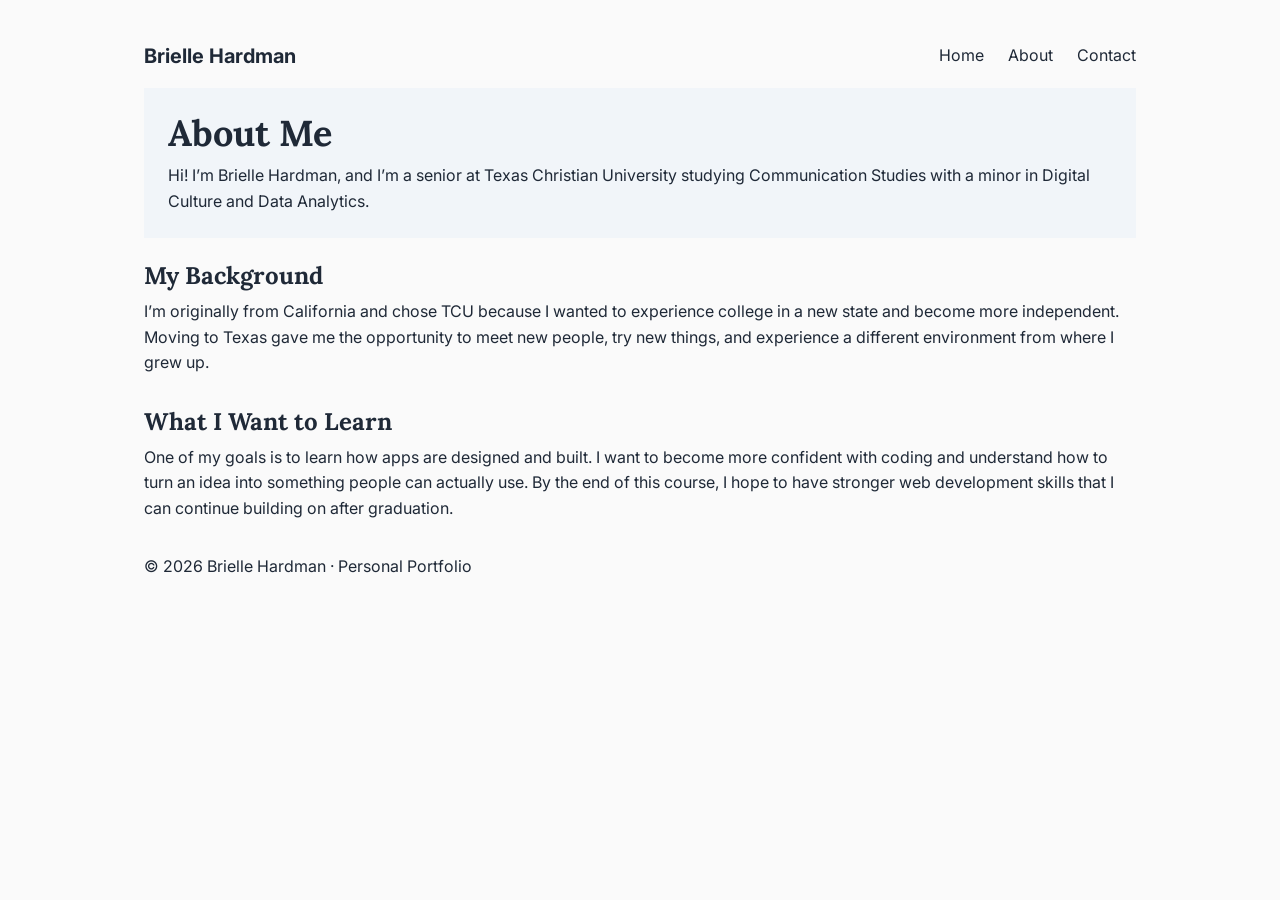
<file: projects/project1-original/about.html>
<!DOCTYPE html>
<html lang="en">

<head>
    <meta charset="UTF-8">
    <meta name="viewport" content="width=device-width, initial-scale=1.0">
    <title>Brielle Hardman</title>
    <link rel="stylesheet" href="css/styles.css">
</head>

<body>

    <nav class="nav-container">
        <a href="index.html" class="logo">Brielle Hardman</a>

        <div class="nav-links">
            <a href="index.html">Home</a>
            <a href="about.html">About</a>
            <a href="index.html#contact">Contact</a>
        </div>
    </nav>

    <header>
        <div class="header-text">
            <h1>About Me</h1>
            <p>
                Hi! I’m Brielle Hardman, and I’m a senior at Texas Christian University studying
                Communication Studies with a minor in Digital Culture and Data Analytics.
            </p>
        </div>
    </header>

    <main>

        <section>
            <h2>My Background</h2>

            <p>
                I’m originally from California and chose TCU because I wanted to experience college
                in a new state and become more independent. Moving to Texas gave me the opportunity
                to meet new people, try new things, and experience a different environment from where I grew up.
            </p>
        </section>

        <section>
            <h2>What I Want to Learn</h2>

            <p>
                One of my goals is to learn how apps are designed and built. I want to become more
                confident with coding and understand how to turn an idea into something people can
                actually use. By the end of this course, I hope to have stronger web development
                skills that I can continue building on after graduation.
            </p>
        </section>

    </main>

    <footer>
        <p>&copy; 2026 Brielle Hardman · Personal Portfolio</p>
    </footer>

</body>

</html>
</file>
<file: css/styles.css>
@import url('https://fonts.googleapis.com/css2?family=DM+Sans:wght@400;500;600;700&family=DM+Serif+Display:ital@0;1&display=swap');

:root {
    color-scheme: light;
    --paper: #F7F2EC;
    --paper-deep: #EFE7DF;
    --white: #FFFEFC;
    --burgundy: #6E2639;
    --burgundy-dark: #4F1828;
    --blush: #C98F9E;
    --ink: #1F1F1F;
    --muted: #615954;
    --line: #D9CEC5;
    --sans: 'DM Sans', Arial, sans-serif;
    --serif: 'DM Serif Display', Georgia, serif;
    --content: 72rem;
}

*,
*::before,
*::after {
    box-sizing: border-box;
}

html {
    scroll-behavior: smooth;
    scroll-padding-top: 6rem;
}

body {
    margin: 0;
    background: var(--paper);
    color: var(--ink);
    font-family: var(--sans);
    font-size: 1rem;
    line-height: 1.7;
    -webkit-font-smoothing: antialiased;
}

img {
    display: block;
    max-width: 100%;
}

a {
    color: var(--burgundy);
}

a:focus-visible,
button:focus-visible {
    outline: 3px solid var(--burgundy);
    outline-offset: 4px;
}

button,
a {
    -webkit-tap-highlight-color: transparent;
}

.skip-link {
    position: fixed;
    z-index: 20;
    top: 0.75rem;
    left: 0.75rem;
    padding: 0.65rem 1rem;
    transform: translateY(-150%);
    background: var(--white);
    color: var(--burgundy-dark);
}

.skip-link:focus {
    transform: translateY(0);
}

.site-nav {
    position: sticky;
    z-index: 10;
    top: 0;
    border-bottom: 1px solid rgba(110, 38, 57, 0.13);
    background: rgba(247, 242, 236, 0.96);
}

.nav-inner,
.page-shell {
    width: min(var(--content), calc(100% - 3rem));
    margin-inline: auto;
}

.nav-inner {
    display: flex;
    min-height: 5rem;
    align-items: center;
    justify-content: space-between;
    gap: 2rem;
}

.brand {
    color: var(--ink);
    font-family: var(--serif);
    font-size: 1.35rem;
    line-height: 1;
    text-decoration: none;
}

.nav-links {
    display: flex;
    align-items: center;
    gap: 2rem;
}

.nav-links a {
    color: var(--ink);
    font-size: 0.9rem;
    font-weight: 600;
    text-decoration: none;
    transition: color 160ms ease;
}

.nav-links a:hover {
    color: var(--burgundy);
}

.nav-links .nav-contact {
    padding: 0.55rem 1rem;
    border: 1px solid var(--burgundy);
    color: var(--burgundy);
}

.nav-links .nav-contact:hover {
    background: var(--burgundy);
    color: var(--white);
}

.hero {
    padding: 5.75rem 0 6.25rem;
}

.hero-grid {
    display: grid;
    grid-template-columns: minmax(0, 1.1fr) minmax(18rem, 0.8fr);
    align-items: center;
    gap: clamp(3rem, 8vw, 7.5rem);
}

.eyebrow,
.section-kicker {
    margin: 0 0 1.1rem;
    color: var(--burgundy);
    font-size: 0.74rem;
    font-weight: 700;
    letter-spacing: 0.12em;
    line-height: 1.4;
    text-transform: uppercase;
}

h1,
h2,
h3,
p {
    margin-top: 0;
}

h1,
h2,
h3 {
    color: var(--ink);
    font-weight: 400;
}

h1,
.section-heading,
.page-title {
    font-family: var(--serif);
    letter-spacing: 0;
}

.hero h1 {
    max-width: 10ch;
    margin-bottom: 1.45rem;
    font-size: 5.4rem;
    line-height: 0.99;
}

.hero h1 span {
    color: var(--burgundy);
    font-style: italic;
}

.hero-copy {
    max-width: 37rem;
    margin-bottom: 2rem;
    color: var(--muted);
    font-size: 1.12rem;
    line-height: 1.75;
}

.hero-actions {
    display: flex;
    flex-wrap: wrap;
    align-items: center;
    gap: 1.4rem;
}

.button {
    display: inline-flex;
    min-height: 3.2rem;
    align-items: center;
    justify-content: center;
    gap: 0.75rem;
    padding: 0.75rem 1.2rem;
    border: 1px solid var(--burgundy);
    background: var(--burgundy);
    color: var(--white);
    font-size: 0.92rem;
    font-weight: 700;
    line-height: 1.3;
    text-decoration: none;
    transition: background-color 180ms ease, color 180ms ease, transform 180ms ease;
}

.button:hover {
    transform: translateY(-2px);
    background: var(--burgundy-dark);
}

.text-link {
    font-size: 0.92rem;
    font-weight: 700;
    text-decoration-thickness: 1px;
    text-underline-offset: 0.25em;
}

.hero-portrait {
    position: relative;
    max-width: 27rem;
    justify-self: end;
    padding: 1rem 1rem 4.6rem;
    background: var(--white);
    box-shadow: 0 1.5rem 3.5rem rgba(55, 35, 30, 0.12);
    transform: rotate(1.5deg);
}

.hero-portrait img {
    width: 100%;
    height: 31rem;
    object-fit: cover;
    object-position: center 29%;
}

.portrait-note {
    position: absolute;
    right: 1rem;
    bottom: 1.05rem;
    left: 1rem;
    display: flex;
    align-items: center;
    justify-content: space-between;
    gap: 1rem;
    color: var(--muted);
    font-size: 0.74rem;
    font-weight: 600;
    letter-spacing: 0.04em;
    text-transform: uppercase;
}

.portrait-note span:last-child {
    color: var(--burgundy);
}

.section-block {
    padding: 6.25rem 0;
}

.projects-section {
    background: var(--white);
}

.section-heading-row {
    display: flex;
    align-items: end;
    justify-content: space-between;
    gap: 2rem;
    margin-bottom: 2.5rem;
}

.section-heading {
    max-width: 12ch;
    margin-bottom: 0;
    font-size: 3.45rem;
    line-height: 1.06;
}

.section-intro {
    max-width: 31rem;
    margin-bottom: 0.25rem;
    color: var(--muted);
}

.project-list {
    display: grid;
    grid-template-columns: repeat(2, minmax(0, 1fr));
    gap: 1.2rem;
    margin: 0;
    padding: 0;
    list-style: none;
}

.project-card {
    display: flex;
    min-height: 18.5rem;
    flex-direction: column;
    align-items: flex-start;
    padding: 1.75rem 1.8rem 1.55rem;
    border: 1px solid var(--line);
    background: var(--paper);
    transition: border-color 180ms ease, box-shadow 180ms ease, transform 180ms ease;
}

.project-card:hover {
    transform: translateY(-4px);
    border-color: var(--blush);
    box-shadow: 0 0.9rem 2rem rgba(55, 35, 30, 0.09);
}

.project-number {
    display: inline-block;
    margin-bottom: 1.35rem;
    color: var(--burgundy);
    font-size: 0.76rem;
    font-weight: 700;
    letter-spacing: 0.11em;
}

.project-card h3 {
    margin-bottom: 0.65rem;
    font-family: var(--serif);
    font-size: 1.75rem;
    line-height: 1.15;
}

.project-description {
    max-width: 40rem;
    margin-bottom: 1.05rem;
    color: var(--muted);
    font-size: 0.94rem;
    line-height: 1.65;
}

.project-tech {
    margin: auto 0 1.25rem;
    color: var(--burgundy);
    font-size: 0.76rem;
    font-weight: 700;
    line-height: 1.5;
}

.project-link {
    display: inline-flex;
    min-height: 2.8rem;
    align-items: center;
    gap: 0.55rem;
    padding: 0.55rem 0.9rem;
    border: 1px solid var(--burgundy);
    color: var(--burgundy);
    font-size: 0.85rem;
    font-weight: 700;
    text-decoration: none;
    transition: background-color 180ms ease, color 180ms ease;
}

.project-link:hover {
    background: var(--burgundy);
    color: var(--white);
}

.experience-section {
    display: grid;
    grid-template-columns: minmax(15rem, 0.9fr) minmax(0, 1.1fr);
    align-items: center;
    gap: clamp(2.5rem, 7vw, 6rem);
}

.experience-image {
    overflow: hidden;
    background: var(--paper-deep);
}

.experience-image img {
    width: 100%;
    aspect-ratio: 1.12;
    object-fit: cover;
    object-position: center 48%;
}

.experience-copy h2 {
    max-width: 13ch;
    margin-bottom: 1.15rem;
    font-family: var(--serif);
    font-size: 2.8rem;
    line-height: 1.1;
}

.experience-copy p:not(.section-kicker) {
    max-width: 40rem;
    color: var(--muted);
}

.contact-section {
    border-top: 1px solid var(--line);
    text-align: center;
}

.contact-section h2 {
    margin-bottom: 0.7rem;
    font-family: var(--serif);
    font-size: 3rem;
}

.contact-section > p:not(.section-kicker) {
    margin-bottom: 1.5rem;
    color: var(--muted);
}

.contact-links {
    display: flex;
    flex-wrap: wrap;
    justify-content: center;
    gap: 1rem 2rem;
}

.contact-links a {
    font-weight: 700;
    text-underline-offset: 0.25em;
}

.site-footer {
    padding: 1.4rem 0;
    border-top: 1px solid var(--line);
    color: var(--muted);
    font-size: 0.82rem;
}

.footer-inner {
    display: flex;
    flex-wrap: wrap;
    justify-content: space-between;
    gap: 0.5rem 1rem;
}

.footer-inner p {
    margin: 0;
}

.page-hero {
    padding: 5.5rem 0 4.5rem;
    border-bottom: 1px solid var(--line);
}

.page-title {
    max-width: 13ch;
    margin-bottom: 1.25rem;
    color: var(--burgundy);
    font-size: 4.6rem;
    line-height: 1;
}

.page-lede {
    max-width: 42rem;
    margin-bottom: 0;
    color: var(--muted);
    font-size: 1.15rem;
}

.about-layout {
    display: grid;
    grid-template-columns: minmax(0, 1.35fr) minmax(15rem, 0.65fr);
    gap: 4rem;
    padding-block: 4.5rem;
}

.about-copy section + section {
    margin-top: 3rem;
}

.about-copy h2,
.about-aside h2,
.skills-section h2 {
    margin-bottom: 0.8rem;
    font-family: var(--serif);
    font-size: 2rem;
    line-height: 1.15;
}

.about-copy p {
    max-width: 48rem;
    color: var(--muted);
}

.about-aside {
    align-self: start;
    padding: 1.6rem;
    border-top: 3px solid var(--burgundy);
    background: var(--white);
}

.about-aside p {
    color: var(--muted);
}

.about-aside p:last-child {
    margin-bottom: 0;
}

.skills-section {
    padding-block: 4.5rem;
    border-top: 1px solid var(--line);
    border-bottom: 1px solid var(--line);
}

.skills-grid {
    display: grid;
    grid-template-columns: repeat(3, minmax(0, 1fr));
    gap: 1rem;
    margin: 1.75rem 0 0;
    padding: 0;
    list-style: none;
}

.skill-card {
    min-height: 11rem;
    padding: 1.25rem;
    border: 1px solid var(--line);
    background: var(--white);
}

.skill-card h3 {
    margin-bottom: 0.55rem;
    color: var(--burgundy);
    font-size: 1rem;
    font-weight: 700;
}

.skill-card p {
    margin-bottom: 0;
    color: var(--muted);
    font-size: 0.9rem;
    line-height: 1.6;
}

.about-cta {
    padding-block: 4rem;
    text-align: center;
}

.about-cta p {
    margin-bottom: 1.5rem;
    color: var(--muted);
}

@media (max-width: 800px) {
    .hero {
        padding-block: 4rem 4.5rem;
    }

    .hero-grid {
        grid-template-columns: minmax(0, 1fr) minmax(15rem, 0.8fr);
        gap: 2.5rem;
    }

    .hero h1 {
        font-size: 4.3rem;
    }

    .hero-portrait img {
        height: 26rem;
    }

    .section-block {
        padding-block: 4.5rem;
    }

    .about-layout {
        gap: 2rem;
    }
}

@media (max-width: 620px) {
    html {
        scroll-padding-top: 7.5rem;
    }

    .nav-inner,
    .page-shell {
        width: min(var(--content), calc(100% - 2rem));
    }

    .nav-inner {
        min-height: 4.4rem;
        align-items: flex-start;
        flex-direction: column;
        justify-content: center;
        gap: 0.75rem;
        padding-block: 0.8rem;
    }

    .brand {
        font-size: 1.2rem;
    }

    .nav-links {
        width: 100%;
        justify-content: space-between;
        gap: 0.65rem;
    }

    .nav-links a {
        font-size: 0.8rem;
    }

    .nav-links .nav-contact {
        padding: 0.35rem 0.55rem;
    }

    .hero {
        padding-block: 3.2rem 4rem;
    }

    .hero-grid {
        grid-template-columns: minmax(0, 1fr);
        gap: 2.5rem;
    }

    .hero h1 {
        max-width: 9ch;
        font-size: 3.45rem;
    }

    .hero-copy {
        font-size: 1rem;
    }

    .hero-portrait {
        width: min(100%, 23rem);
        justify-self: center;
    }

    .hero-portrait img {
        height: 25rem;
    }

    .section-block {
        padding-block: 3.8rem;
    }

    .section-heading-row {
        align-items: flex-start;
        flex-direction: column;
        gap: 1rem;
        margin-bottom: 1.7rem;
    }

    .section-heading {
        font-size: 2.8rem;
    }

    .project-list {
        grid-template-columns: minmax(0, 1fr);
        gap: 0.85rem;
    }

    .project-card {
        min-height: 17.5rem;
        padding: 1.4rem;
    }

    .experience-section {
        grid-template-columns: minmax(0, 1fr);
        gap: 2rem;
    }

    .experience-image img {
        aspect-ratio: 1.25;
    }

    .experience-copy h2,
    .contact-section h2 {
        font-size: 2.4rem;
    }

    .page-hero {
        padding-block: 3.5rem 3rem;
    }

    .page-title {
        font-size: 3.35rem;
    }

    .page-lede {
        font-size: 1rem;
    }

    .about-layout {
        grid-template-columns: minmax(0, 1fr);
        gap: 2rem;
        padding-block: 3rem;
    }

    .about-copy section + section {
        margin-top: 2.3rem;
    }

    .skills-section {
        padding-block: 3rem;
    }

    .skills-grid {
        grid-template-columns: minmax(0, 1fr);
    }

    .skill-card {
        min-height: auto;
    }

    .about-cta {
        padding-block: 3rem;
    }
}

@media (prefers-reduced-motion: reduce) {
    *,
    *::before,
    *::after {
        scroll-behavior: auto !important;
        transition-duration: 0.01ms !important;
    }
}
</file>
<file: projects/project1-original/css/styles.css>
@import url('https://fonts.googleapis.com/css2?family=Inter:wght@400;600&family=Lora:wght@400;700&display=swap');

/* ==========================
   1. RESET
   ========================== */

*,
*::before,
*::after {
    box-sizing: border-box;
    margin: 0;
    padding: 0;
}

img {
    max-width: 100%;
    height: auto;
    display: block;
}


/* ==========================
   2. DESIGN TOKENS
   ========================== */

:root {
    /* Color */
    --color-bg: #fafafa;
    --color-surface: #ffffff;
    --color-text: #1f2937;
    --color-muted: #414855;
    --color-accent: #b9007e;
    --color-surface-alt: #f1f5f9;
    --color-border: #e5e7eb;

    /* Spacing */
    --space-sm: 0.5rem;
    --space-md: 1rem;
    --space-lg: 1.5rem;
    --space-xl: 2rem;

    /* Typography */
    --font-stack: 'Inter', system-ui, -apple-system, sans-serif;
    --font-serif: 'Lora', Georgia, serif;
    --text-base: 1rem;
    --text-h3: 1.25rem;
    --text-h2: 1.5rem;
    --text-h1: 2.25rem;
    --leading-body: 1.6;
    --leading-heading: 1.2;

    /* Layout */
    --page-width: 64rem;
    --reading-width: 70ch;
    --radius-md: 8px;

    /* Shadow */
    --shadow-sm: 0 2px 4px rgba(0, 0, 0, 0.1);
}


/* ==========================
   3. BASE ELEMENT STYLES
   ========================== */

body {
    background-color: var(--color-bg);
    color: var(--color-text);
    font-family: var(--font-stack);
    font-size: var(--text-base);
    line-height: var(--leading-body);
}

h1 {
    font-size: var(--text-h1);
}

h2 {
    font-size: var(--text-h2);
}

h3 {
    font-size: var(--text-h3);
}

h1,
h2,
h3 {
    font-family: var(--font-serif);
    line-height: var(--leading-heading);
    margin-bottom: var(--space-sm);
}

p {
    margin-bottom: var(--space-md);
}

p:last-child {
    margin-bottom: 0;
}

a {
    color: var(--color-accent);
}

a:focus-visible {
    outline: 2px solid var(--color-accent);
    outline-offset: 2px;
}

ul {
    padding-left: var(--space-lg);
}


/* ==========================
   4. LAYOUT
   Breakpoints used in this file:
     768px — tablet and larger
   (CSS variables cannot be used inside @media conditions,
    so breakpoints are documented here instead of tokenized.)
   ========================== */

body {
    max-width: var(--page-width);
    margin: 0 auto;
    padding: var(--space-lg) var(--space-md);
}

.portfolio-back-link {
    display: inline-block;
    margin-bottom: var(--space-sm);
    padding: 0.45rem 0.75rem;
    border: 1px solid var(--color-accent);
    color: var(--color-accent);
    font-size: 0.9rem;
    font-weight: 600;
    text-decoration: none;
}

.portfolio-back-link:hover {
    background-color: var(--color-accent);
    color: #ffffff;
}

header {
    display: flex;
    align-items: center;
    gap: var(--space-lg);
    padding: var(--space-lg);
    background-color: var(--color-surface-alt);
    margin-bottom: var(--space-lg);
    flex-wrap: wrap;
}

.header-text {
    flex: 1;
    min-width: 16rem;
}

.header-pic {
    flex: 1;
    background-color: var(--color-surface);
    min-height: 18rem;
    min-width: 16rem;
    border-radius: var(--radius-md);
    display: flex;
    align-items: center;
    justify-content: center;
    color: var(--color-muted);
}

nav {
    padding: var(--space-md) 0;
}

nav a {
    color: var(--color-text);
    text-decoration: none;
    transition: color 0.2s;
}

nav a:hover {
    color: var(--color-accent);
}

.nav-container {
    display: flex;
    justify-content: space-between;
    align-items: center;
    flex-wrap: wrap;
    gap: var(--space-md);
}

.nav-links {
    display: flex;
    gap: var(--space-lg);
}

.logo {
    font-size: var(--text-h3);
    font-weight: bold;
    color: var(--color-text);
    text-decoration: none;
}

section,
aside {
    margin-bottom: var(--space-xl);
}


/* Skills */

.skills-grid {
    list-style: none;
    padding-left: 0;
    display: grid;
    grid-template-columns: repeat(auto-fit, minmax(12rem, 1fr));
    gap: var(--space-md);
}

.skill-card {
    padding: var(--space-md);
    background-color: var(--color-surface-alt);
    border-radius: var(--radius-md);
}


/* About */

.about {
    display: flex;
    flex-wrap: wrap;
    align-items: center;
    gap: var(--space-lg);
}

.about-image {
    flex: 1;
    min-width: 16rem;
}

.about-image img {
    width: 100%;
    border-radius: var(--radius-md);
}

.about-text {
    flex: 2;
    min-width: 16rem;
    max-width: var(--reading-width);
}


/* Projects */

.project-list {
    list-style: none;
    padding-left: 0;
    display: grid;
    grid-template-columns: 1fr;
    gap: var(--space-lg);
}

.project-card {
    padding: var(--space-lg);
    background-color: var(--color-surface);
    border: 1px solid var(--color-border);
    border-radius: var(--radius-md);
    box-shadow: var(--shadow-sm);
}


/* Media query */

@media (min-width: 768px) {
    .project-list {
        grid-template-columns: 1fr 1fr;
    }

    .project-card.featured {
        grid-column: span 2;
    }
}
</file>
<file: projects/project2-tracker/css/styles.css>
@import url('https://fonts.googleapis.com/css2?family=Inter:wght@400;600&family=Lora:wght@400;700&display=swap');

/* ==========================
   1. RESET
   ========================== */

*,
*::before,
*::after {
    box-sizing: border-box;
    margin: 0;
    padding: 0;
}

img {
    max-width: 100%;
    height: auto;
    display: block;
}


/* ==========================
   2. DESIGN TOKENS
   ========================== */

:root {
    /* Color */
        --color-accent: #99588d;
        --color-accent-strong: #63436e;
        --color-text: #25252d;
        --color-muted: #626675;
        --color-border: #d8d3e0;
        --color-bg: #f3f1f7;
    --color-surface: #ffffff;
        --color-surface-alt: #ece5f0;

            --color-danger: #b45767;



    /* Spacing */
    --space-sm: 0.5rem;
    --space-md: 1rem;
    --space-lg: 1.5rem;
    --space-xl: 2rem;

    /* Typography */
    --font-stack: 'Inter', system-ui, -apple-system, sans-serif;
    --font-serif: 'Lora', Georgia, serif;
    --text-base: 1rem;
    --text-h3: 1.25rem;
    --text-h2: 1.5rem;
    --text-h1: 2.25rem;
    --leading-body: 1.6;
    --leading-heading: 1.2;

    /* Layout */
    --page-width: 64rem;
    --radius-md: 8px;
    --shadow-sm: 0 2px 4px rgba(0, 0, 0, 0.1);
}


/* ==========================
   3. BASE
   ========================== */

body {
    font-family: var(--font-stack);
    background-color: var(--color-bg);
    color: var(--color-text);
    font-size: var(--text-base);
    line-height: var(--leading-body);
}

h1 {
    font-size: var(--text-h1);
    line-height: var(--leading-heading);
}

h2 {
    font-size: var(--text-h2);
    line-height: var(--leading-heading);
}

h3 {
    font-size: var(--text-h3);
    line-height: var(--leading-heading);
}

h1,
h2,
h3 {
    font-family: var(--font-serif);
    margin-bottom: var(--space-sm);
}

h1,
h2 {
    font-weight: 700;
}

p {
    margin-bottom: var(--space-md);
}

p:last-child {
    margin-bottom: 0;
}

a {
    color: var(--color-accent);
}

a:focus-visible {
    outline: 2px solid var(--color-accent);
    outline-offset: 2px;
}


/* ==========================
   4. LAYOUT
   ========================== */

body {
    max-width: var(--page-width);
    margin: 0 auto;
    padding: var(--space-lg) var(--space-md);
}

.portfolio-back-link {
    display: inline-block;
    margin-bottom: var(--space-sm);
    padding: 0.45rem 0.75rem;
    border: 1px solid var(--color-accent-strong);
    color: var(--color-accent-strong);
    font-size: 0.9rem;
    font-weight: 600;
    text-decoration: none;
}

.portfolio-back-link:hover {
    background-color: var(--color-accent-strong);
    color: #ffffff;
}


/* ==========================
   5. HEADER
   ========================== */

header {
    padding: var(--space-lg);
    background-color: var(--color-surface-alt);
    margin-bottom: var(--space-lg);
}


/* ==========================
   6. SECTIONS
   ========================== */

section {
    margin-bottom: var(--space-xl);
}


/* ==========================
   7. FORMS
   ========================== */

label {
    display: block;
    margin-bottom: 0.4rem;
    font-size: 0.94rem;
    font-weight: 600;
}

input,
select,
textarea {
    width: 100%;
    font: inherit;
    margin-bottom: var(--space-md);
    padding: var(--space-sm);
    border: 1px solid var(--color-border);
    border-radius: var(--radius-md);
    background-color: var(--color-surface);
    color: var(--color-text);
    transition: border-color 160ms ease, box-shadow 160ms ease;
}

input:focus-visible,
select:focus-visible,
textarea:focus-visible {
    border-color: var(--color-accent-strong);
    outline: 2px solid var(--color-accent-strong);
    outline-offset: 1px;
}


/* ==========================
   8. BUTTONS
   ========================== */
button {
    font: inherit;
    padding: var(--space-sm) var(--space-lg);
    border: none;
    border-radius: var(--radius-md);
    font-weight: 600;
    cursor: pointer;
    transition: background-color 160ms ease, box-shadow 160ms ease;
}

.btn-primary {
    background-color: var(--color-accent);
    color: var(--color-surface);
}

.btn-primary:hover {
    background-color: var(--color-accent-strong);
}

.btn-danger {
    background-color: var(--color-danger);
    color: var(--color-surface);
}

.btn-danger:hover {
    filter: brightness(0.94);
}


/* ==========================
   9. SEARCH
   ========================== */


/* ==========================
   10. CARDS
   ========================== */

.favorite-card {
    padding: var(--space-lg);
    background-color: var(--color-surface);
    border: 1px solid var(--color-border);
    border-radius: var(--radius-md);
    box-shadow: var(--shadow-sm);
    line-height: 1.55;
}

.favorite-card h3 {
    margin-bottom: 0.65rem;
}

.favorite-card button + button {
    margin-left: 0.4rem;
}

.favorites-grid {
    display: grid;
    grid-template-columns: 1fr;
    gap: var(--space-lg);
}

.empty-message {
    grid-column: 1 / -1;
}

/* ==========================
   11. FOOTER
   ========================== */


/* ==========================
   12. RESPONSIVE
   ========================== */

@media (min-width: 768px) {
    .favorites-grid {
        grid-template-columns: repeat(auto-fill, minmax(300px, 1fr));
    }
}

@media (max-width: 480px) {
    header {
        padding: var(--space-md);
    }

    .favorite-card {
        padding: var(--space-md);
    }

    button {
        padding-inline: var(--space-md);
    }
}
</file>
<file: projects/project3-dashboard/css/styles.css>
@import url('https://fonts.googleapis.com/css2?family=Inter:wght@400;600&family=Lora:wght@400;700&display=swap');

/* ==========================
   1. RESET
   ========================== */

*,
*::before,
*::after {
    box-sizing: border-box;
    margin: 0;
    padding: 0;
}

img {
    max-width: 100%;
    height: auto;
    display: block;
}


/* ==========================
   2. DESIGN TOKENS
   ========================== */

:root {
    /* Color */
    --color-accent: #397aa8;
    --color-accent-strong: #285a82;
    --color-text: #202a35;
    --color-muted: #5d6b79;
    --color-border: #c8d5df;
    --color-bg: #f1f5f8;
    --color-surface: #ffffff;
    --color-surface-alt: #deebf3;
    --color-danger: #bd5f53;
    --color-success: #397c61;

    /* Spacing */
    --space-sm: 0.5rem;
    --space-md: 1rem;
    --space-lg: 1.5rem;
    --space-xl: 2rem;

    /* Typography */
    --font-stack: 'Inter', system-ui, -apple-system, sans-serif;
    --font-serif: 'Lora', Georgia, serif;
    --text-base: 1rem;
    --text-h3: 1.25rem;
    --text-h2: 1.5rem;
    --text-h1: 2.25rem;
    --leading-body: 1.6;
    --leading-heading: 1.2;

    /* Layout */
    --page-width: 64rem;
    --radius-md: 8px;
    --shadow-sm: 0 2px 4px rgba(0, 0, 0, 0.1);
}


/* ==========================
   DARK THEME
   ========================== */

body.theme-dark {
    --color-bg: #171d27;
    --color-surface: #202a36;
    --color-surface-alt: #2b3948;
    --color-text: #e1e8ef;
    --color-muted: #aebbc7;
    --color-border: #3b4856;
    --color-accent: #376f93;
    --color-accent-strong: #2c5877;
    --color-danger: #cf796e;
    --color-success: #77ad8c;
    --shadow-sm: 0 2px 8px rgba(10, 18, 28, 0.24);
}


/* ==========================
   3. BASE
   ========================== */

body {
    font-family: var(--font-stack);
    background-color: var(--color-bg);
    color: var(--color-text);
    font-size: var(--text-base);
    line-height: var(--leading-body);
}

h1 {
    font-size: var(--text-h1);
    line-height: var(--leading-heading);
}

h2 {
    font-size: var(--text-h2);
    line-height: var(--leading-heading);
}

h3 {
    font-size: var(--text-h3);
    line-height: var(--leading-heading);
}

h1,
h2,
h3 {
    font-family: var(--font-serif);
    margin-bottom: var(--space-sm);
}

h1,
h2 {
    font-weight: 700;
}

p {
    margin-bottom: var(--space-md);
}

p:last-child {
    margin-bottom: 0;
}

a {
    color: var(--color-accent);
}

a:focus-visible {
    outline: 2px solid var(--color-accent);
    outline-offset: 2px;
}


/* ==========================
   4. LAYOUT
   ========================== */

body {
    max-width: var(--page-width);
    margin: 0 auto;
    padding: var(--space-lg) var(--space-md);
}

.portfolio-back-link {
    display: inline-block;
    margin-bottom: var(--space-sm);
    padding: 0.45rem 0.75rem;
    border: 1px solid var(--color-accent-strong);
    color: var(--color-accent-strong);
    font-size: 0.9rem;
    font-weight: 600;
    text-decoration: none;
}

.portfolio-back-link:hover {
    background-color: var(--color-accent-strong);
    color: #ffffff;
}

.dashboard {
    display: grid;
    grid-template-columns: repeat(auto-fit, minmax(300px, 1fr));
    gap: 20px;
    max-width: 1200px;
    margin: 0 auto;
}


/* ==========================
   5. HEADER
   ========================== */

header {
    padding: var(--space-lg);
    background-color: var(--color-surface-alt);
    margin-bottom: var(--space-lg);
}

header h1 {
    margin-bottom: 0;
}


/* ==========================
   6. SECTIONS
   ========================== */

section {
    margin-bottom: var(--space-xl);
}


/* ==========================
   7. FORMS
   ========================== */

form {
    margin-bottom: var(--space-md);
}

label {
    display: block;
    margin-bottom: var(--space-sm);
}

input {
    font: inherit;
    padding: var(--space-sm);
    border: 1px solid var(--color-border);
    border-radius: var(--radius-md);
    background-color: var(--color-surface);
    color: var(--color-text);
    margin-bottom: var(--space-sm);
    transition: border-color 160ms ease, box-shadow 160ms ease;
}


/* ==========================
   8. BUTTONS
   ========================== */

button {
    font: inherit;
    padding: var(--space-sm) var(--space-lg);
    border: none;
    border-radius: var(--radius-md);
    font-weight: 600;
    cursor: pointer;
    transition: background-color 160ms ease, box-shadow 160ms ease;
}

#theme-toggle {
    margin-top: var(--space-sm);
    padding: 0.35rem 0.7rem;
    font-size: 0.85rem;
}

.btn-primary {
    background-color: var(--color-accent);
    color: var(--color-surface);
}

.btn-primary:hover {
    background-color: var(--color-accent-strong);
}

.btn-danger {
    background-color: var(--color-danger);
    color: var(--color-surface);
}

button:disabled {
    opacity: 0.5;
    cursor: not-allowed;
}

button:focus-visible,
input:focus-visible {
    outline: 2px solid var(--color-accent);
    outline-offset: 2px;
}

button:not(:disabled):hover {
    box-shadow: 0 2px 5px rgba(23, 32, 51, 0.16);
}

label {
    font-size: 0.94rem;
    font-weight: 600;
}


/* ==========================
   9. TASKS
   ========================== */

#task-stats {
    margin-bottom: var(--space-md);
    color: var(--color-muted);
}

.task-row {
    display: flex;
    align-items: center;
    gap: var(--space-sm);
    padding: var(--space-sm) 0;
    border-bottom: 1px solid var(--color-border);
}

.task-row span {
    flex: 1;
}

.task-completed {
    color: var(--color-success);
    text-decoration: line-through;
}


/* ==========================
   10. CARDS
   ========================== */

.widget {
    padding: var(--space-lg);
    background-color: var(--color-surface);
    border: 1px solid var(--color-border);
    border-radius: var(--radius-md);
    box-shadow: var(--shadow-sm);
    transition: transform 0.2s ease;
    animation: fade-in 0.4s ease-out;
    line-height: 1.55;
}

.widget h2 {
    margin-bottom: var(--space-md);
}

.widget:hover {
    transform: translateY(-2px);
}

.empty-message {
    grid-column: 1 / -1;
}


/* ==========================
   11. LOADING
   ========================== */

.spinner {
    width: 1.5rem;
    height: 1.5rem;
    border: 3px solid var(--color-border);
    border-top-color: var(--color-accent);
    border-radius: 50%;
    animation: spin 0.8s linear infinite;
}

@keyframes spin {
    to {
        transform: rotate(360deg);
    }
}

@keyframes fade-in {
    from {
        opacity: 0;
        transform: translateY(8px);
    }

    to {
        opacity: 1;
        transform: none;
    }
}


/* ==========================
   12. ACCESSIBILITY
   ========================== */

.skip-link {
    position: absolute;
    top: -40px;
    left: 0;
    background: var(--color-accent);
    color: var(--color-surface);
    padding: 8px 16px;
}

.skip-link:focus {
    top: 0;
}


/* ==========================
   13. RESPONSIVE
   ========================== */

@media (max-width: 768px) {
    .dashboard {
        grid-template-columns: 1fr;
    }
}

@media (min-width: 769px) and (max-width: 1024px) {
    .dashboard {
        grid-template-columns: repeat(2, 1fr);
    }
}

@media (prefers-reduced-motion: reduce) {
    .spinner {
        animation: none;
    }

    .widget {
        transition: none;
        animation: none;
    }

    .widget:hover {
        transform: none;
    }
}
</file>
